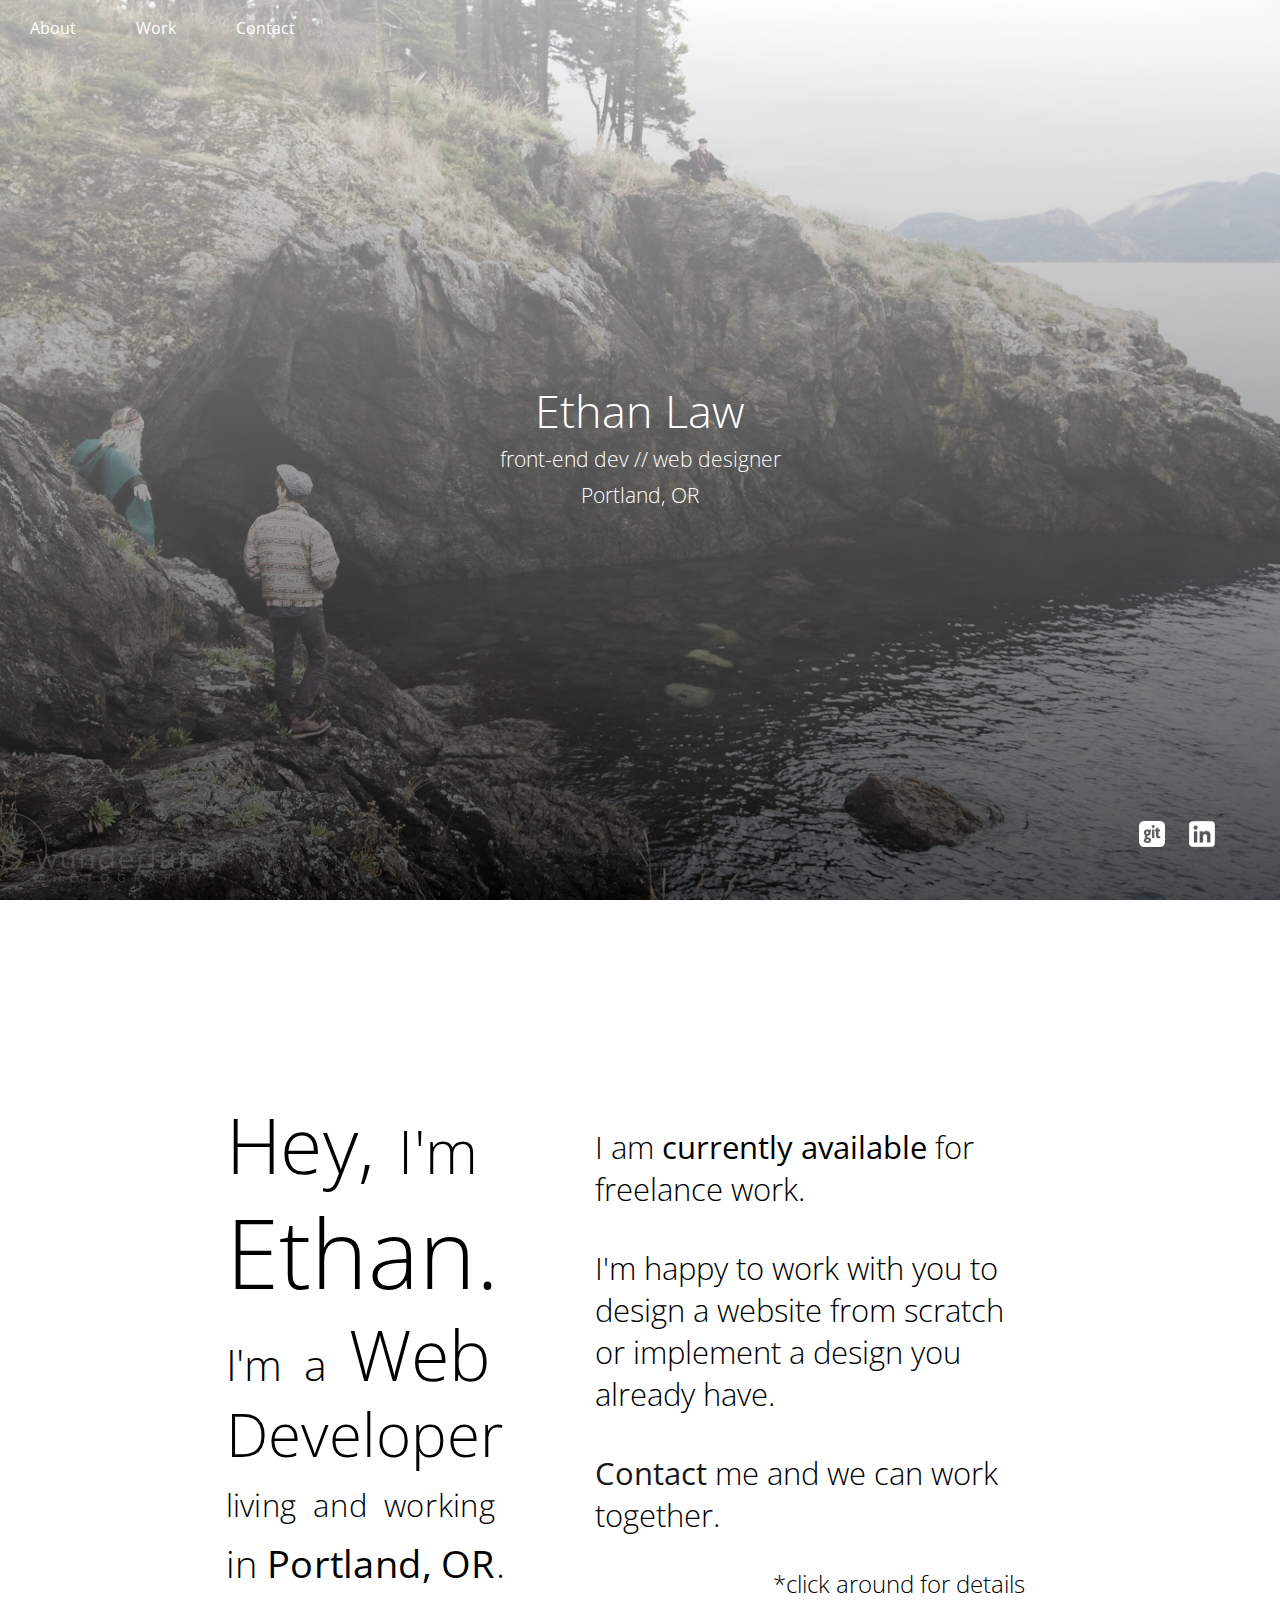
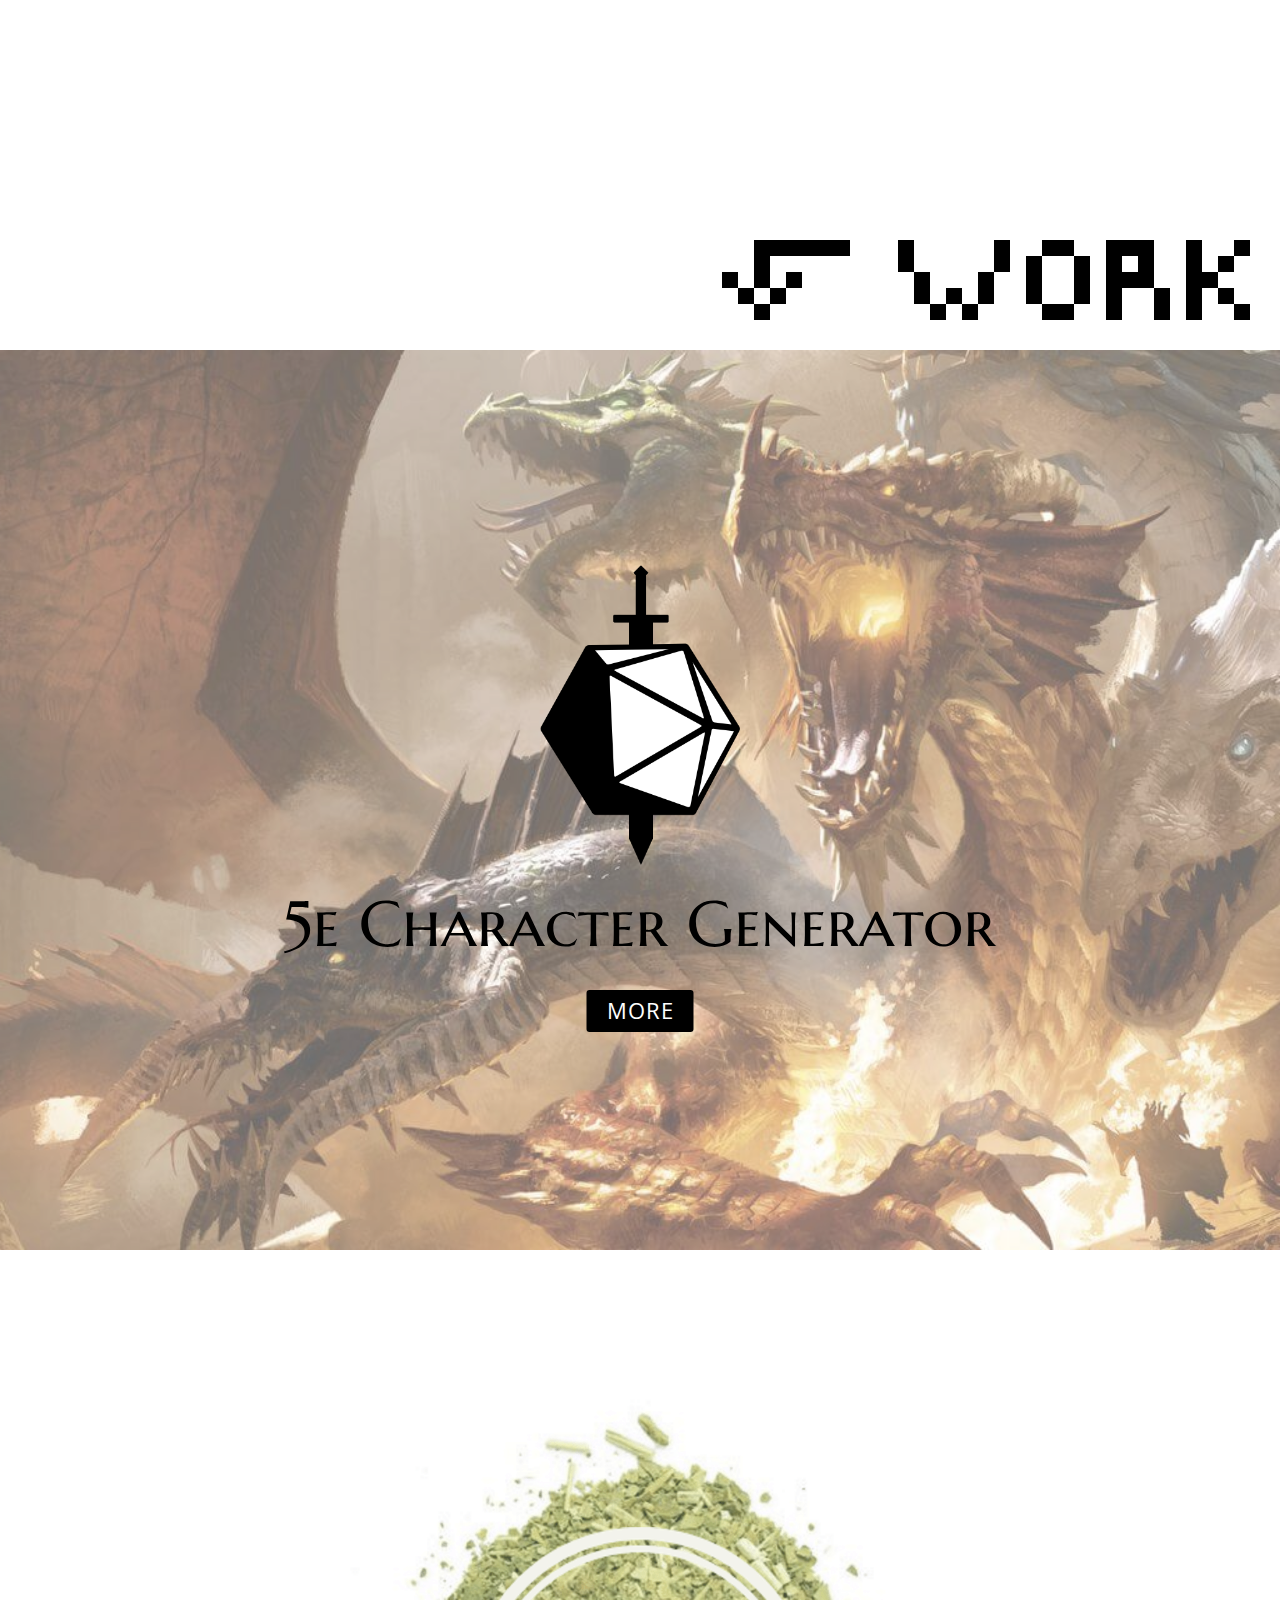
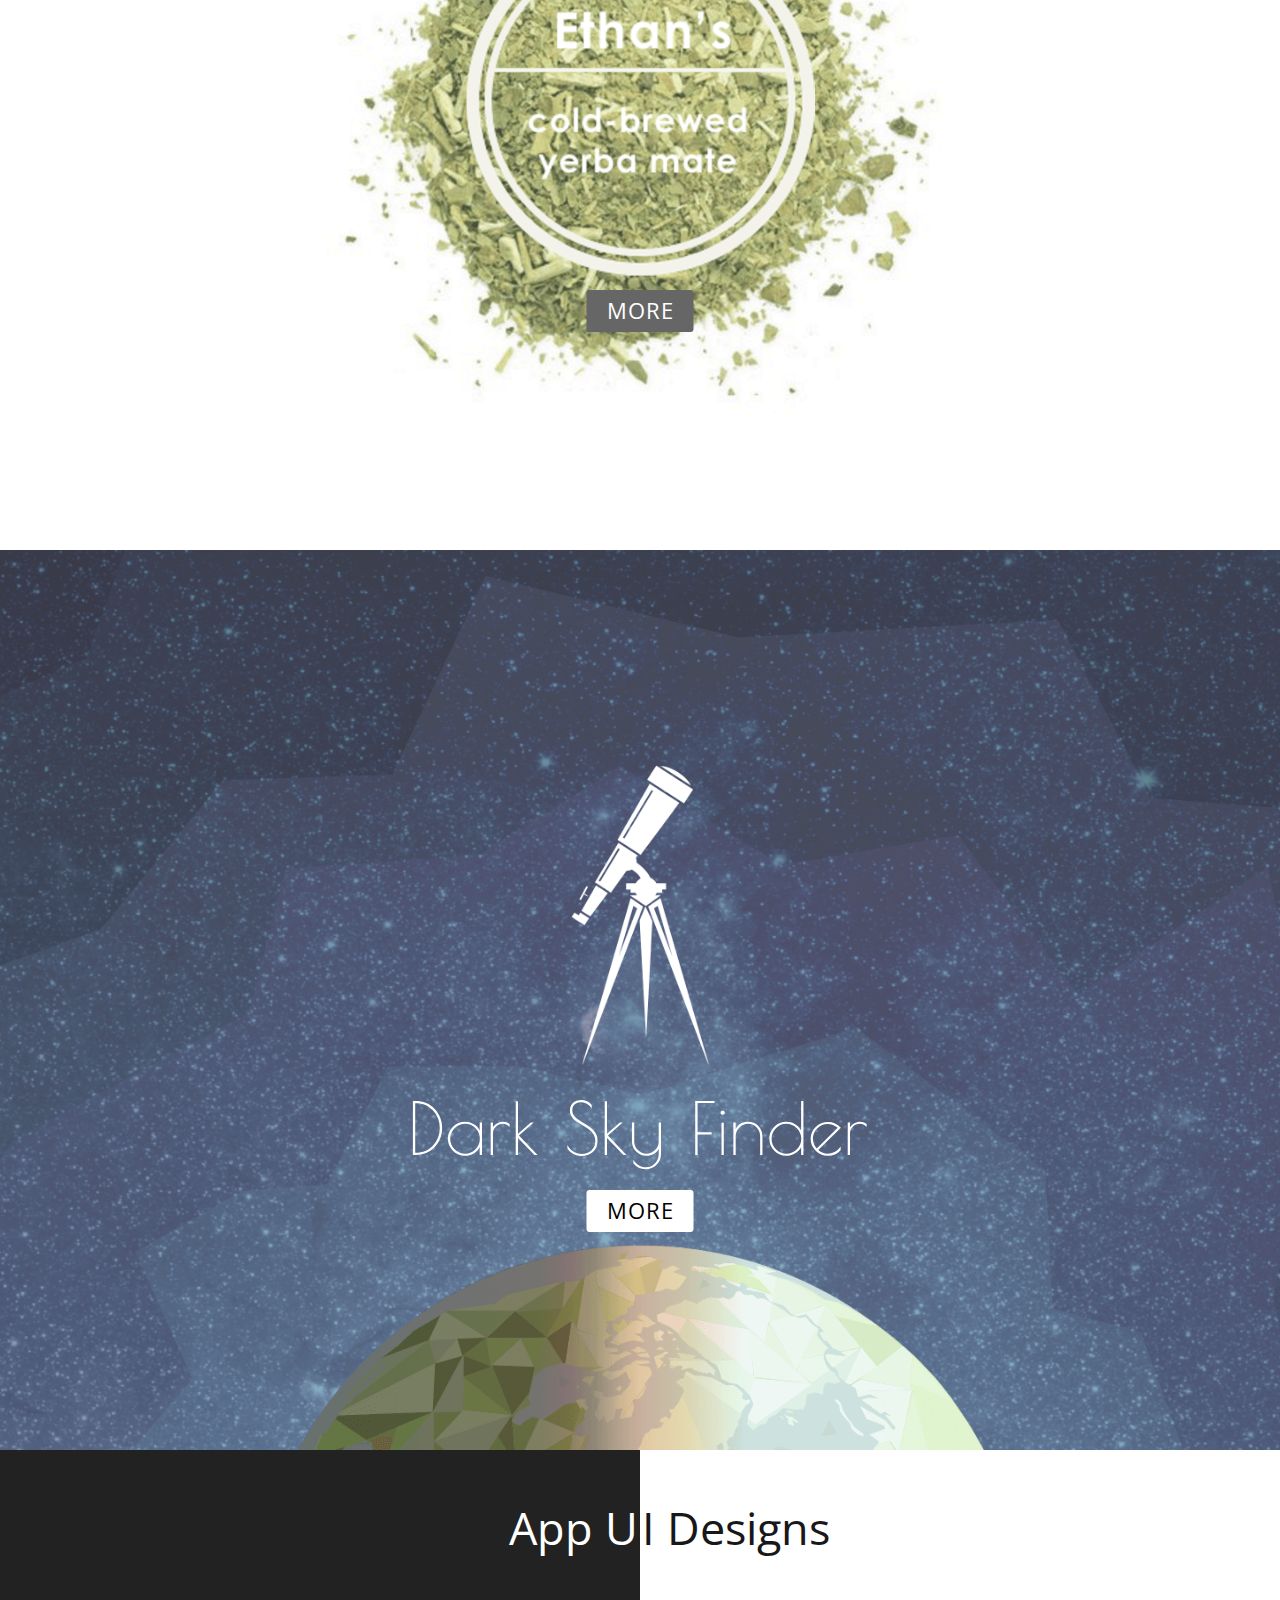
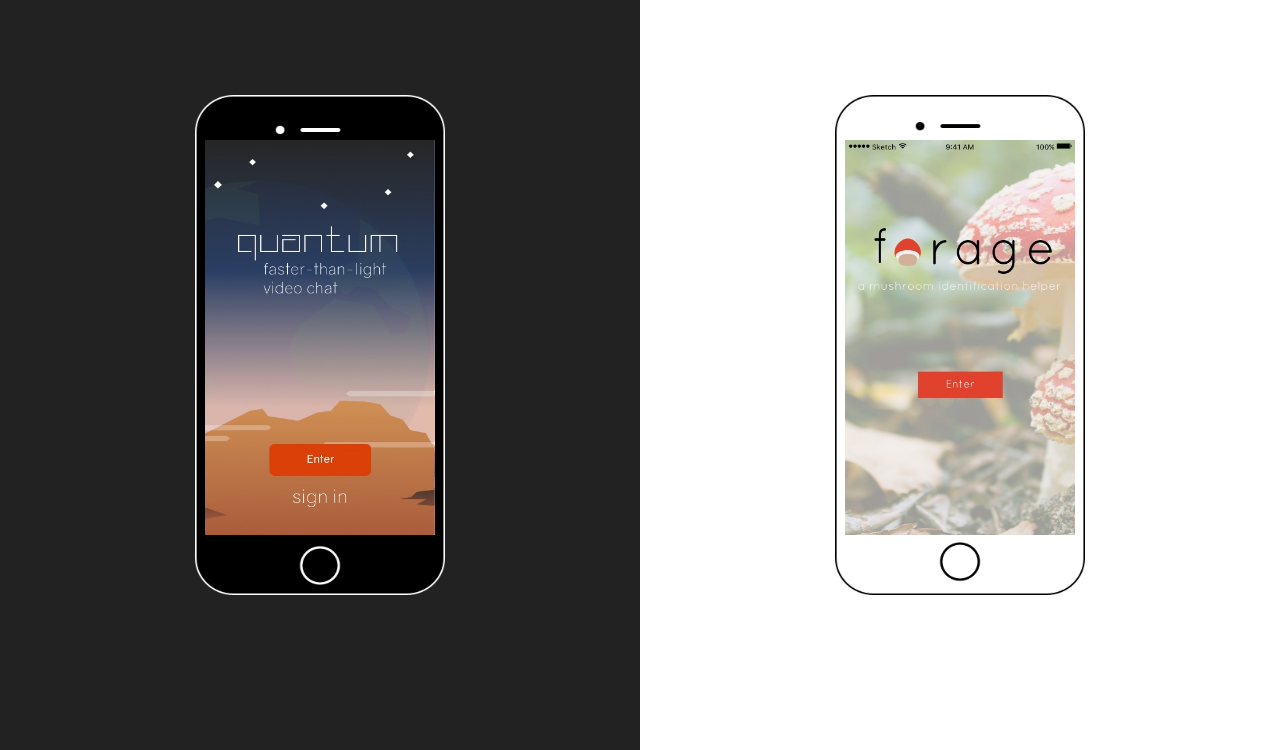
<file: index.html>
<!DOCTYPE html>
<html>
  <head>
    <meta charset="utf-8">
    <meta name="viewport" content="width=device-width, initial-scale=1, maximum-scale=1">
    <link href="https://fonts.googleapis.com/css?family=Open+Sans:300,400,600" rel="stylesheet">
    <link rel="stylesheet" type="text/css" href="/css/main.css">
    <script src="js/jquery-3.1.1.min.js"></script>
    <script src="js/scripts.js"></script>
    <link rel="shortcut icon" type="image/x-icon" href="img/favicon.ico" sizes="16x16">
    <title>Ethan Law | Web Design &amp; Development</title>
  </head>
  <body>
    <div class="container" id="page">
      <div class="loading">

      </div>
      <div class="static-elements">
        <h6>Ethan Law</h6>
      </div>
      <div class="landing">
        <div class="nav">
          <ul>
            <li id="about"><a class="scroll" href="#about-section">About</a></li>
            <li id="work"><a class="scroll" href="#work-section">Work</a></li>
            <li id="contact"><a class="scroll" href="#page">Contact</a></li>
          </ul>
        </div>
        <div class="title">
          <h1>Ethan Law</h1>
          <div class="title-detail">
            <h3>front-end dev // web designer</h3>
            <h3>Portland, OR</h3>
          </div>
          <div class="contact">
            <h3><a href="mailto:ejlaw01@gmail.com">ejlaw01@gmail.com</a></h3>
            <h3>&nbsp;</h3>
          </div>
        </div>
        <div class="social">
          <a href="https://github.com/ejlaw01">
            <img src="img/github-icon-light.png" alt="github profile">
          </a>
          <a href="https://www.linkedin.com/in/ethan-law">
            <img src="img/linkedin-icon-light.png" alt="linkedin profile">
          </a>
        </div>
        <div class="down-arrow">
          <a class="arrow-scroll expand scroll" href="#about-section">
            <img src="img/arrow.png" alt="scroll down">
          </a>
        </div>
      </div>
      <div class="about-wrapper" id="about-section">
        <div class="about">
          <div class="about-left">
            <div>
              <h3 id="hey-im-ethan">
                <span class="font-lg">Hey,&nbsp;</span>
                <span class="font-med">I'm</span><br>
                <span class="font-xl">Ethan.</span>
              </h3>
            </div>
            <h3 id="web-developer">
              <span class="font-sm">I'm &nbsp;a</span>
              <span class="font-med"><span id="web">&nbsp;Web</span><br>Developer</span>
            </h3>
            <h3 id="portland-or">
              <span class="font-xs">living&nbsp; and&nbsp; working</span><br><span class="font-sm" id="pdx">in <span class="bold">Portland, OR</span>.</span>
            </h3>
          </div>
          <div class="about-right">
            <div class="initial-text">
              <h4>
                I am <span class="bold">currently available</span> for freelance work.
              </h4>
              <h4>
                I'm happy to work with you to design a website from scratch or implement a design you already have.
              </h4>
              <h4>
                <a class="bold" href="mailto:ejlaw01@gmail.com">
                  Contact
                </a>
                me and we can work together.
              </h4>
              <h5>*click around for details</h5>
            </div>
            <div class="about-detail" id="ethan-detail">
              <img src="img/me-pie-chart.png" alt="50% optimism, 40% code skills, 10% pizza">
            </div>
            <div class="about-detail" id="dev-detail">
              <img src="img/dev-function.png" alt="web dev function">
            </div>
          </div>
        </div>
        <div class="pdx-rider">
          <img src="img/pdx-rider.png" alt="naked bike rider">
        </div>
      </div>
      <div class="work-header">
        <a href="#work-section" class="scroll">
          <img src="img/work-below.png" alt="work below">
        </a>
      </div>
      <div id="work-section">
        <div class="project-wrapper light" id="character-generator">
          <div class="project-title" id="character-generator-title">
            <img src="img/5e-cg-logo.png" alt="d20">
            <svg width="714px" height="54px" viewBox="96 1066 714 54" version="1.1" xmlns="http://www.w3.org/2000/svg" xmlns:xlink="http://www.w3.org/1999/xlink">
                <!-- Generator: Sketch 42 (36781) - http://www.bohemiancoding.com/sketch -->
                <desc>Created with Sketch.</desc>
                <defs></defs>
                <path d="M96.96875,1117.4375 C99.968765,1116.6875 102.723946,1115.75001 105.234375,1114.625 C107.744804,1113.49999 109.916657,1112.17188 111.75,1110.64062 C113.583343,1109.10937 115.010412,1107.36459 116.03125,1105.40625 C117.052088,1103.44791 117.5625,1101.27085 117.5625,1098.875 C117.5625,1096.49999 117.083338,1094.47917 116.125,1092.8125 C115.166662,1091.14583 113.859383,1089.78126 112.203125,1088.71875 C110.546867,1087.65624 108.59897,1086.875 106.359375,1086.375 C104.11978,1085.875 101.729179,1085.60417 99.1875,1085.5625 L103.21875,1067.1875 L109.1875,1067.1875 C110.958342,1067.1875 112.505202,1067.18229 113.828125,1067.17188 C115.151048,1067.16146 116.291662,1067.15104 117.25,1067.14062 C118.208338,1067.13021 119.010413,1067.11458 119.65625,1067.09375 C120.302087,1067.07292 120.843748,1067.04167 121.28125,1067 L121.40625,1067 L121.40625,1073.78125 L121.28125,1073.78125 C120.843748,1073.65625 120.302087,1073.54167 119.65625,1073.4375 C119.010413,1073.33333 118.208338,1073.23958 117.25,1073.15625 C116.291662,1073.07292 115.151048,1073.01042 113.828125,1072.96875 C112.505202,1072.92708 110.958342,1072.90625 109.1875,1072.90625 L104.5625,1072.90625 L102.90625,1079.9375 C104.593758,1079.97917 106.260408,1080.14062 107.90625,1080.42188 C109.552092,1080.70313 111.124993,1081.13021 112.625,1081.70312 C114.125007,1082.27604 115.515619,1082.99479 116.796875,1083.85938 C118.078131,1084.72396 119.187495,1085.74479 120.125,1086.92188 C121.062505,1088.09896 121.796872,1089.4427 122.328125,1090.95312 C122.859378,1092.46355 123.125,1094.14582 123.125,1096 C123.125,1098.39585 122.76042,1100.56249 122.03125,1102.5 C121.30208,1104.43751 120.312506,1106.18749 119.0625,1107.75 C117.812494,1109.31251 116.354175,1110.69791 114.6875,1111.90625 C113.020825,1113.11459 111.244801,1114.17708 109.359375,1115.09375 C107.473949,1116.01042 105.53126,1116.80208 103.53125,1117.46875 C101.53124,1118.13542 99.5729262,1118.69791 97.65625,1119.15625 L96.96875,1117.4375 Z M129.90625,1078.40625 C131.947927,1078.40625 134.041656,1078.40104 136.1875,1078.39062 C138.333344,1078.38021 140.322907,1078.35938 142.15625,1078.32812 C143.989593,1078.29687 145.567702,1078.26042 146.890625,1078.21875 C148.213548,1078.17708 149.083331,1078.11458 149.5,1078.03125 L148.28125,1081.40625 C147.718747,1081.26042 147.083337,1081.125 146.375,1081 C145.749997,1080.89583 144.994796,1080.79688 144.109375,1080.70312 C143.223954,1080.60937 142.197923,1080.5625 141.03125,1080.5625 C140.614581,1080.5625 140.135419,1080.57812 139.59375,1080.60938 C139.052081,1080.64063 138.531252,1080.67708 138.03125,1080.71875 C137.447914,1080.76042 136.85417,1080.80208 136.25,1080.84375 L136.25,1093.1875 C137.937508,1093.16667 139.458327,1093.125 140.8125,1093.0625 C142.166673,1093 143.322912,1092.91667 144.28125,1092.8125 C145.406256,1092.72917 146.395829,1092.61458 147.25,1092.46875 L146.5,1096.1875 C145.354161,1096.04167 144.197923,1095.91667 143.03125,1095.8125 C142.031245,1095.70833 140.927089,1095.61979 139.71875,1095.54688 C138.510411,1095.47396 137.354172,1095.4375 136.25,1095.4375 L136.25,1109.625 C138.18751,1109.625 139.968742,1109.54688 141.59375,1109.39062 C143.218758,1109.23437 144.635411,1109.0625 145.84375,1108.875 C147.260424,1108.64583 148.541661,1108.38542 149.6875,1108.09375 L148.96875,1112.1875 C148.656248,1112.16667 148.151045,1112.14063 147.453125,1112.10938 C146.755205,1112.07812 146.026045,1112.05729 145.265625,1112.04688 C144.505205,1112.03646 143.79167,1112.02604 143.125,1112.01562 C142.45833,1112.00521 142.000001,1112 141.75,1112 L129.90625,1112 L129.90625,1111.875 C130.052084,1111.4375 130.182291,1110.875 130.296875,1110.1875 C130.411459,1109.5 130.505208,1108.65105 130.578125,1107.64062 C130.651042,1106.6302 130.708333,1105.42709 130.75,1104.03125 C130.791667,1102.63541 130.8125,1101.00001 130.8125,1099.125 L130.8125,1091.25 C130.8125,1089.37499 130.791667,1087.7448 130.75,1086.35938 C130.708333,1084.97395 130.651042,1083.77605 130.578125,1082.76562 C130.505208,1081.7552 130.411459,1080.90625 130.296875,1080.21875 C130.182291,1079.53125 130.052084,1078.96875 129.90625,1078.53125 L129.90625,1078.40625 Z M212.46875,1074.0625 L212.1875,1074.1875 C210.562492,1072.68749 208.609386,1071.48959 206.328125,1070.59375 C204.046864,1069.69791 201.54168,1069.25 198.8125,1069.25 C196.187487,1069.25 193.781261,1069.66145 191.59375,1070.48438 C189.406239,1071.3073 187.52605,1072.49999 185.953125,1074.0625 C184.3802,1075.62501 183.156254,1077.54166 182.28125,1079.8125 C181.406246,1082.08334 180.96875,1084.66665 180.96875,1087.5625 C180.96875,1090.75002 181.385413,1093.72394 182.21875,1096.48438 C183.052087,1099.24481 184.291658,1101.63541 185.9375,1103.65625 C187.583342,1105.67709 189.640613,1107.26562 192.109375,1108.42188 C194.578137,1109.57813 197.458317,1110.15625 200.75,1110.15625 C201.937506,1110.15625 203.124994,1110.03125 204.3125,1109.78125 C205.500006,1109.53125 206.64062,1109.16146 207.734375,1108.67188 C208.82813,1108.18229 209.85937,1107.58855 210.828125,1106.89062 C211.79688,1106.1927 212.677079,1105.39584 213.46875,1104.5 L213.8125,1104.71875 L211.3125,1111.09375 C209.749992,1111.69792 208.026051,1112.16146 206.140625,1112.48438 C204.255199,1112.80729 202.354176,1112.96875 200.4375,1112.96875 C196.583314,1112.96875 193.057308,1112.41146 189.859375,1111.29688 C186.661442,1110.18229 183.91147,1108.60418 181.609375,1106.5625 C179.30728,1104.52082 177.515631,1102.06772 176.234375,1099.20312 C174.953119,1096.33853 174.3125,1093.15627 174.3125,1089.65625 C174.3125,1087.67707 174.567706,1085.72918 175.078125,1083.8125 C175.588544,1081.89582 176.333328,1080.07293 177.3125,1078.34375 C178.291672,1076.61457 179.499993,1075.02605 180.9375,1073.57812 C182.375007,1072.1302 184.015616,1070.87501 185.859375,1069.8125 C187.703134,1068.74999 189.734364,1067.92188 191.953125,1067.32812 C194.171886,1066.73437 196.572904,1066.4375 199.15625,1066.4375 C203.177103,1066.4375 206.906233,1067.05208 210.34375,1068.28125 L212.46875,1074.0625 Z M243.40625,1095.9375 C242.760413,1095.9375 241.958338,1095.93229 241,1095.92188 C240.041662,1095.91146 239.000006,1095.89583 237.875,1095.875 C236.749994,1095.85417 235.583339,1095.83854 234.375,1095.82812 C233.166661,1095.81771 232.000006,1095.8125 230.875,1095.8125 C229.812495,1095.8125 228.817713,1095.82292 227.890625,1095.84375 C226.963537,1095.86458 226.16667,1095.89583 225.5,1095.9375 L225.5,1099.125 C225.5,1101.00001 225.520833,1102.63541 225.5625,1104.03125 C225.604167,1105.42709 225.661458,1106.6302 225.734375,1107.64062 C225.807292,1108.65105 225.895833,1109.5 226,1110.1875 C226.104167,1110.875 226.229166,1111.4375 226.375,1111.875 L226.375,1112 L219.15625,1112 L219.15625,1111.875 C219.302084,1111.4375 219.432291,1110.875 219.546875,1110.1875 C219.661459,1109.5 219.755208,1108.65105 219.828125,1107.64062 C219.901042,1106.6302 219.958333,1105.42709 220,1104.03125 C220.041667,1102.63541 220.0625,1101.00001 220.0625,1099.125 L220.0625,1091.25 C220.0625,1089.37499 220.041667,1087.7448 220,1086.35938 C219.958333,1084.97395 219.901042,1083.77605 219.828125,1082.76562 C219.755208,1081.7552 219.661459,1080.90625 219.546875,1080.21875 C219.432291,1079.53125 219.302084,1078.96875 219.15625,1078.53125 L219.15625,1078.40625 L226.375,1078.40625 L226.375,1078.53125 C226.229166,1078.96875 226.104167,1079.53125 226,1080.21875 C225.895833,1080.90625 225.807292,1081.7552 225.734375,1082.76562 C225.661458,1083.77605 225.604167,1084.97395 225.5625,1086.35938 C225.520833,1087.7448 225.5,1089.37499 225.5,1091.25 L225.5,1093.375 L230.09375,1093.375 C231.239589,1093.375 232.44791,1093.36979 233.71875,1093.35938 C234.98959,1093.34896 236.218744,1093.33854 237.40625,1093.32812 C238.593756,1093.31771 239.708328,1093.30208 240.75,1093.28125 C241.791672,1093.26042 242.67708,1093.22917 243.40625,1093.1875 L243.40625,1091.25 C243.40625,1089.37499 243.385417,1087.7448 243.34375,1086.35938 C243.302083,1084.97395 243.244792,1083.77605 243.171875,1082.76562 C243.098958,1081.7552 243.010417,1080.90625 242.90625,1080.21875 C242.802083,1079.53125 242.677084,1078.96875 242.53125,1078.53125 L242.53125,1078.40625 L249.75,1078.40625 L249.75,1078.53125 C249.604166,1078.96875 249.473959,1079.53125 249.359375,1080.21875 C249.244791,1080.90625 249.151042,1081.7552 249.078125,1082.76562 C249.005208,1083.77605 248.947917,1084.97395 248.90625,1086.35938 C248.864583,1087.7448 248.84375,1089.37499 248.84375,1091.25 L248.84375,1099.125 C248.84375,1101.00001 248.864583,1102.63541 248.90625,1104.03125 C248.947917,1105.42709 249.005208,1106.6302 249.078125,1107.64062 C249.151042,1108.65105 249.244791,1109.5 249.359375,1110.1875 C249.473959,1110.875 249.604166,1111.4375 249.75,1111.875 L249.75,1112 L242.53125,1112 L242.53125,1111.875 C242.677084,1111.4375 242.802083,1110.875 242.90625,1110.1875 C243.010417,1109.5 243.098958,1108.65105 243.171875,1107.64062 C243.244792,1106.6302 243.302083,1105.42709 243.34375,1104.03125 C243.385417,1102.63541 243.40625,1101.00001 243.40625,1099.125 L243.40625,1095.9375 Z M278.34375,1101.4375 L270.375,1101.4375 C269.312495,1101.4375 268.302088,1101.44271 267.34375,1101.45312 C266.385412,1101.46354 265.510421,1101.47396 264.71875,1101.48438 C263.927079,1101.49479 263.312502,1101.5 262.875,1101.5 L261.71875,1103.9375 C261.218748,1104.93751 260.791668,1105.80729 260.4375,1106.54688 C260.083332,1107.28646 259.791668,1107.9375 259.5625,1108.5 C259.333332,1109.0625 259.166667,1109.54687 259.0625,1109.95312 C258.958333,1110.35938 258.90625,1110.73958 258.90625,1111.09375 C258.90625,1111.32292 258.916667,1111.49479 258.9375,1111.60938 C258.958333,1111.72396 258.989583,1111.8125 259.03125,1111.875 L259.03125,1112 L253.53125,1112 L253.53125,1111.875 C253.677084,1111.72917 253.906248,1111.41146 254.21875,1110.92188 C254.531252,1110.43229 254.890623,1109.83334 255.296875,1109.125 C255.703127,1108.41666 256.140623,1107.61459 256.609375,1106.71875 C257.078127,1105.82291 257.541664,1104.89584 258,1103.9375 L270.75,1077.625 L273.09375,1077.625 L285.59375,1103.9375 C286.072919,1104.93751 286.557289,1105.89583 287.046875,1106.8125 C287.536461,1107.72917 287.989581,1108.54687 288.40625,1109.26562 C288.822919,1109.98438 289.187498,1110.57812 289.5,1111.04688 C289.812502,1111.51563 290.020833,1111.79167 290.125,1111.875 L290.125,1112 L282.125,1112 C282.166667,1111.83333 282.1875,1111.68229 282.1875,1111.54688 L282.1875,1111.09375 C282.1875,1110.63541 282.088543,1110.08334 281.890625,1109.4375 C281.692707,1108.79166 281.453126,1108.13021 281.171875,1107.45312 C280.890624,1106.77604 280.59896,1106.125 280.296875,1105.5 C279.99479,1104.875 279.750001,1104.35417 279.5625,1103.9375 L278.34375,1101.4375 Z M264.09375,1099 L266,1099 C266.875004,1099 267.807287,1098.99479 268.796875,1098.98438 C269.786463,1098.97396 270.781245,1098.96875 271.78125,1098.96875 C272.781255,1098.96875 273.749995,1098.96354 274.6875,1098.95312 C275.625005,1098.94271 276.468746,1098.9375 277.21875,1098.9375 L270.75,1085.125 L264.09375,1099 Z M300.25,1095.6875 C300.666669,1095.75 301.08854,1095.79687 301.515625,1095.82812 C301.94271,1095.85938 302.354165,1095.875 302.75,1095.875 C305.35418,1095.875 307.328118,1095.17709 308.671875,1093.78125 C310.015632,1092.38541 310.6875,1090.29168 310.6875,1087.5 C310.6875,1085.20832 310.151047,1083.39584 309.078125,1082.0625 C308.005203,1080.72916 306.427094,1080.0625 304.34375,1080.0625 C303.67708,1080.0625 303.088544,1080.08854 302.578125,1080.14062 C302.067706,1080.19271 301.635418,1080.25 301.28125,1080.3125 C300.885415,1080.39583 300.541668,1080.47917 300.25,1080.5625 L300.25,1095.6875 Z M305.03125,1097.71875 C304.614581,1097.78125 304.203127,1097.81771 303.796875,1097.82812 C303.390623,1097.83854 302.979169,1097.84375 302.5625,1097.84375 C302.229165,1097.84375 301.864585,1097.83333 301.46875,1097.8125 C301.072915,1097.79167 300.666669,1097.76042 300.25,1097.71875 L300.25,1099.25 C300.25,1101.10418 300.270833,1102.72395 300.3125,1104.10938 C300.354167,1105.4948 300.411458,1106.68749 300.484375,1107.6875 C300.557292,1108.68751 300.645833,1109.52604 300.75,1110.20312 C300.854167,1110.88021 300.979166,1111.4375 301.125,1111.875 L301.125,1112 L293.90625,1112 L293.90625,1111.875 C294.052084,1111.4375 294.182291,1110.875 294.296875,1110.1875 C294.411459,1109.5 294.505208,1108.65105 294.578125,1107.64062 C294.651042,1106.6302 294.708333,1105.42709 294.75,1104.03125 C294.791667,1102.63541 294.8125,1101.00001 294.8125,1099.125 L294.8125,1091.25 C294.8125,1089.37499 294.791667,1087.7448 294.75,1086.35938 C294.708333,1084.97395 294.651042,1083.77605 294.578125,1082.76562 C294.505208,1081.7552 294.411459,1080.90625 294.296875,1080.21875 C294.182291,1079.53125 294.052084,1078.96875 293.90625,1078.53125 L293.90625,1078.40625 C294.239585,1078.42708 294.593748,1078.44792 294.96875,1078.46875 C295.281252,1078.48958 295.630206,1078.50521 296.015625,1078.51562 C296.401044,1078.52604 296.791665,1078.53125 297.1875,1078.53125 C297.85417,1078.53125 298.843743,1078.46875 300.15625,1078.34375 C301.468757,1078.21875 303.010408,1078.15625 304.78125,1078.15625 C306.572926,1078.15625 308.203118,1078.375 309.671875,1078.8125 C311.140632,1079.25 312.401036,1079.875 313.453125,1080.6875 C314.505214,1081.5 315.317705,1082.48958 315.890625,1083.65625 C316.463545,1084.82292 316.75,1086.12499 316.75,1087.5625 C316.75,1088.68751 316.593752,1089.71354 316.28125,1090.64062 C315.968748,1091.56771 315.531253,1092.40104 314.96875,1093.14062 C314.406247,1093.88021 313.739587,1094.53125 312.96875,1095.09375 C312.197913,1095.65625 311.343755,1096.14583 310.40625,1096.5625 L316.9375,1105.78125 C317.500003,1106.53125 318.067705,1107.25 318.640625,1107.9375 C319.213545,1108.625 319.760414,1109.23958 320.28125,1109.78125 C320.802086,1110.32292 321.291664,1110.77604 321.75,1111.14062 C322.208336,1111.50521 322.593748,1111.75 322.90625,1111.875 L322.90625,1112 L314.71875,1112 C314.71875,1111.8125 314.588543,1111.48438 314.328125,1111.01562 C314.067707,1110.54687 313.765627,1110.05729 313.421875,1109.54688 C313.078123,1109.03646 312.734377,1108.54167 312.390625,1108.0625 C312.046873,1107.58333 311.791668,1107.22917 311.625,1107 L305.03125,1097.71875 Z M346.25,1101.4375 L338.28125,1101.4375 C337.218745,1101.4375 336.208338,1101.44271 335.25,1101.45312 C334.291662,1101.46354 333.416671,1101.47396 332.625,1101.48438 C331.833329,1101.49479 331.218752,1101.5 330.78125,1101.5 L329.625,1103.9375 C329.124998,1104.93751 328.697918,1105.80729 328.34375,1106.54688 C327.989582,1107.28646 327.697918,1107.9375 327.46875,1108.5 C327.239582,1109.0625 327.072917,1109.54687 326.96875,1109.95312 C326.864583,1110.35938 326.8125,1110.73958 326.8125,1111.09375 C326.8125,1111.32292 326.822917,1111.49479 326.84375,1111.60938 C326.864583,1111.72396 326.895833,1111.8125 326.9375,1111.875 L326.9375,1112 L321.4375,1112 L321.4375,1111.875 C321.583334,1111.72917 321.812498,1111.41146 322.125,1110.92188 C322.437502,1110.43229 322.796873,1109.83334 323.203125,1109.125 C323.609377,1108.41666 324.046873,1107.61459 324.515625,1106.71875 C324.984377,1105.82291 325.447914,1104.89584 325.90625,1103.9375 L338.65625,1077.625 L341,1077.625 L353.5,1103.9375 C353.979169,1104.93751 354.463539,1105.89583 354.953125,1106.8125 C355.442711,1107.72917 355.895831,1108.54687 356.3125,1109.26562 C356.729169,1109.98438 357.093748,1110.57812 357.40625,1111.04688 C357.718752,1111.51563 357.927083,1111.79167 358.03125,1111.875 L358.03125,1112 L350.03125,1112 C350.072917,1111.83333 350.09375,1111.68229 350.09375,1111.54688 L350.09375,1111.09375 C350.09375,1110.63541 349.994793,1110.08334 349.796875,1109.4375 C349.598957,1108.79166 349.359376,1108.13021 349.078125,1107.45312 C348.796874,1106.77604 348.50521,1106.125 348.203125,1105.5 C347.90104,1104.875 347.656251,1104.35417 347.46875,1103.9375 L346.25,1101.4375 Z M332,1099 L333.90625,1099 C334.781254,1099 335.713537,1098.99479 336.703125,1098.98438 C337.692713,1098.97396 338.687495,1098.96875 339.6875,1098.96875 C340.687505,1098.96875 341.656245,1098.96354 342.59375,1098.95312 C343.531255,1098.94271 344.374996,1098.9375 345.125,1098.9375 L338.65625,1085.125 L332,1099 Z M390.03125,1105.03125 L387.59375,1110.84375 C386.98958,1111.11458 386.307295,1111.35937 385.546875,1111.57812 C384.786455,1111.79688 384.000004,1111.97917 383.1875,1112.125 C382.374996,1112.27083 381.546879,1112.38021 380.703125,1112.45312 C379.859371,1112.52604 379.062504,1112.5625 378.3125,1112.5625 C375.687487,1112.5625 373.25522,1112.17709 371.015625,1111.40625 C368.77603,1110.63541 366.843758,1109.50522 365.21875,1108.01562 C363.593742,1106.52603 362.322921,1104.69793 361.40625,1102.53125 C360.489579,1100.36457 360.03125,1097.88543 360.03125,1095.09375 C360.03125,1092.6354 360.510412,1090.35418 361.46875,1088.25 C362.427088,1086.14582 363.749992,1084.31772 365.4375,1082.76562 C367.125008,1081.21353 369.11978,1080 371.421875,1079.125 C373.72397,1078.25 376.218737,1077.8125 378.90625,1077.8125 C379.51042,1077.8125 380.151038,1077.83854 380.828125,1077.89062 C381.505212,1077.94271 382.17708,1078.02083 382.84375,1078.125 C383.51042,1078.22917 384.156247,1078.34896 384.78125,1078.48438 C385.406253,1078.61979 385.989581,1078.76042 386.53125,1078.90625 L388.875,1084.53125 L388.5,1084.75 C387.937497,1084.0625 387.265629,1083.42709 386.484375,1082.84375 C385.703121,1082.26041 384.848963,1081.76563 383.921875,1081.35938 C382.994787,1080.95312 382.020838,1080.63542 381,1080.40625 C379.979162,1080.17708 378.937505,1080.0625 377.875,1080.0625 C376.145825,1080.0625 374.567715,1080.36458 373.140625,1080.96875 C371.713535,1081.57292 370.494797,1082.45312 369.484375,1083.60938 C368.473953,1084.76563 367.687503,1086.17708 367.125,1087.84375 C366.562497,1089.51042 366.28125,1091.39582 366.28125,1093.5 C366.28125,1095.87501 366.552081,1098.08853 367.09375,1100.14062 C367.635419,1102.19272 368.447911,1103.97395 369.53125,1105.48438 C370.614589,1106.9948 371.968742,1108.18229 373.59375,1109.04688 C375.218758,1109.91146 377.114573,1110.34375 379.28125,1110.34375 C380.322922,1110.34375 381.348953,1110.21354 382.359375,1109.95312 C383.369797,1109.69271 384.32812,1109.32292 385.234375,1108.84375 C386.14063,1108.36458 386.968746,1107.78646 387.71875,1107.10938 C388.468754,1106.43229 389.114581,1105.67709 389.65625,1104.84375 L390.03125,1105.03125 Z M403.6875,1080.71875 C401.791657,1080.71875 400.067716,1080.80208 398.515625,1080.96875 C396.963534,1081.13542 395.625006,1081.3125 394.5,1081.5 C393.208327,1081.72917 392.041672,1081.97917 391,1082.25 L391.625,1078.21875 C391.937502,1078.26042 392.447913,1078.29167 393.15625,1078.3125 C393.864587,1078.33333 394.609371,1078.34896 395.390625,1078.35938 C396.171879,1078.36979 396.911455,1078.38021 397.609375,1078.39062 C398.307295,1078.40104 398.791665,1078.40625 399.0625,1078.40625 L413.84375,1078.40625 C414.093751,1078.40625 414.557288,1078.40104 415.234375,1078.39062 C415.911462,1078.38021 416.635413,1078.36979 417.40625,1078.35938 C418.177087,1078.34896 418.916663,1078.33333 419.625,1078.3125 C420.333337,1078.29167 420.843748,1078.26042 421.15625,1078.21875 L421.78125,1082.25 C420.781245,1081.97917 419.635423,1081.72917 418.34375,1081.5 C417.239578,1081.3125 415.911466,1081.13542 414.359375,1080.96875 C412.807284,1080.80208 411.06251,1080.71875 409.125,1080.71875 L409.125,1099.125 C409.125,1101.00001 409.145833,1102.63541 409.1875,1104.03125 C409.229167,1105.42709 409.286458,1106.6302 409.359375,1107.64062 C409.432292,1108.65105 409.520833,1109.5 409.625,1110.1875 C409.729167,1110.875 409.854166,1111.4375 410,1111.875 L410,1112 L402.78125,1112 L402.78125,1111.875 C402.927084,1111.4375 403.052083,1110.875 403.15625,1110.1875 C403.260417,1109.5 403.354166,1108.65105 403.4375,1107.64062 C403.520834,1106.6302 403.583333,1105.42709 403.625,1104.03125 C403.666667,1102.63541 403.6875,1101.00001 403.6875,1099.125 L403.6875,1080.71875 Z M425.875,1078.40625 C427.916677,1078.40625 430.010406,1078.40104 432.15625,1078.39062 C434.302094,1078.38021 436.291657,1078.35938 438.125,1078.32812 C439.958342,1078.29687 441.536452,1078.26042 442.859375,1078.21875 C444.182298,1078.17708 445.052081,1078.11458 445.46875,1078.03125 L444.25,1081.40625 C443.687497,1081.26042 443.052087,1081.125 442.34375,1081 C441.718747,1080.89583 440.963546,1080.79688 440.078125,1080.70312 C439.192704,1080.60937 438.166673,1080.5625 437,1080.5625 C436.583331,1080.5625 436.104169,1080.57812 435.5625,1080.60938 C435.020831,1080.64063 434.500002,1080.67708 434,1080.71875 C433.416664,1080.76042 432.82292,1080.80208 432.21875,1080.84375 L432.21875,1093.1875 C433.906258,1093.16667 435.427077,1093.125 436.78125,1093.0625 C438.135423,1093 439.291662,1092.91667 440.25,1092.8125 C441.375006,1092.72917 442.364579,1092.61458 443.21875,1092.46875 L442.46875,1096.1875 C441.322911,1096.04167 440.166673,1095.91667 439,1095.8125 C437.999995,1095.70833 436.895839,1095.61979 435.6875,1095.54688 C434.479161,1095.47396 433.322922,1095.4375 432.21875,1095.4375 L432.21875,1109.625 C434.15626,1109.625 435.937492,1109.54688 437.5625,1109.39062 C439.187508,1109.23437 440.604161,1109.0625 441.8125,1108.875 C443.229174,1108.64583 444.510411,1108.38542 445.65625,1108.09375 L444.9375,1112.1875 C444.624998,1112.16667 444.119795,1112.14063 443.421875,1112.10938 C442.723955,1112.07812 441.994795,1112.05729 441.234375,1112.04688 C440.473955,1112.03646 439.76042,1112.02604 439.09375,1112.01562 C438.42708,1112.00521 437.968751,1112 437.71875,1112 L425.875,1112 L425.875,1111.875 C426.020834,1111.4375 426.151041,1110.875 426.265625,1110.1875 C426.380209,1109.5 426.473958,1108.65105 426.546875,1107.64062 C426.619792,1106.6302 426.677083,1105.42709 426.71875,1104.03125 C426.760417,1102.63541 426.78125,1101.00001 426.78125,1099.125 L426.78125,1091.25 C426.78125,1089.37499 426.760417,1087.7448 426.71875,1086.35938 C426.677083,1084.97395 426.619792,1083.77605 426.546875,1082.76562 C426.473958,1081.7552 426.380209,1080.90625 426.265625,1080.21875 C426.151041,1079.53125 426.020834,1078.96875 425.875,1078.53125 L425.875,1078.40625 Z M458.96875,1095.6875 C459.385419,1095.75 459.80729,1095.79687 460.234375,1095.82812 C460.66146,1095.85938 461.072915,1095.875 461.46875,1095.875 C464.07293,1095.875 466.046868,1095.17709 467.390625,1093.78125 C468.734382,1092.38541 469.40625,1090.29168 469.40625,1087.5 C469.40625,1085.20832 468.869797,1083.39584 467.796875,1082.0625 C466.723953,1080.72916 465.145844,1080.0625 463.0625,1080.0625 C462.39583,1080.0625 461.807294,1080.08854 461.296875,1080.14062 C460.786456,1080.19271 460.354168,1080.25 460,1080.3125 C459.604165,1080.39583 459.260418,1080.47917 458.96875,1080.5625 L458.96875,1095.6875 Z M463.75,1097.71875 C463.333331,1097.78125 462.921877,1097.81771 462.515625,1097.82812 C462.109373,1097.83854 461.697919,1097.84375 461.28125,1097.84375 C460.947915,1097.84375 460.583335,1097.83333 460.1875,1097.8125 C459.791665,1097.79167 459.385419,1097.76042 458.96875,1097.71875 L458.96875,1099.25 C458.96875,1101.10418 458.989583,1102.72395 459.03125,1104.10938 C459.072917,1105.4948 459.130208,1106.68749 459.203125,1107.6875 C459.276042,1108.68751 459.364583,1109.52604 459.46875,1110.20312 C459.572917,1110.88021 459.697916,1111.4375 459.84375,1111.875 L459.84375,1112 L452.625,1112 L452.625,1111.875 C452.770834,1111.4375 452.901041,1110.875 453.015625,1110.1875 C453.130209,1109.5 453.223958,1108.65105 453.296875,1107.64062 C453.369792,1106.6302 453.427083,1105.42709 453.46875,1104.03125 C453.510417,1102.63541 453.53125,1101.00001 453.53125,1099.125 L453.53125,1091.25 C453.53125,1089.37499 453.510417,1087.7448 453.46875,1086.35938 C453.427083,1084.97395 453.369792,1083.77605 453.296875,1082.76562 C453.223958,1081.7552 453.130209,1080.90625 453.015625,1080.21875 C452.901041,1079.53125 452.770834,1078.96875 452.625,1078.53125 L452.625,1078.40625 C452.958335,1078.42708 453.312498,1078.44792 453.6875,1078.46875 C454.000002,1078.48958 454.348956,1078.50521 454.734375,1078.51562 C455.119794,1078.52604 455.510415,1078.53125 455.90625,1078.53125 C456.57292,1078.53125 457.562493,1078.46875 458.875,1078.34375 C460.187507,1078.21875 461.729158,1078.15625 463.5,1078.15625 C465.291676,1078.15625 466.921868,1078.375 468.390625,1078.8125 C469.859382,1079.25 471.119786,1079.875 472.171875,1080.6875 C473.223964,1081.5 474.036455,1082.48958 474.609375,1083.65625 C475.182295,1084.82292 475.46875,1086.12499 475.46875,1087.5625 C475.46875,1088.68751 475.312502,1089.71354 475,1090.64062 C474.687498,1091.56771 474.250003,1092.40104 473.6875,1093.14062 C473.124997,1093.88021 472.458337,1094.53125 471.6875,1095.09375 C470.916663,1095.65625 470.062505,1096.14583 469.125,1096.5625 L475.65625,1105.78125 C476.218753,1106.53125 476.786455,1107.25 477.359375,1107.9375 C477.932295,1108.625 478.479164,1109.23958 479,1109.78125 C479.520836,1110.32292 480.010414,1110.77604 480.46875,1111.14062 C480.927086,1111.50521 481.312498,1111.75 481.625,1111.875 L481.625,1112 L473.4375,1112 C473.4375,1111.8125 473.307293,1111.48438 473.046875,1111.01562 C472.786457,1110.54687 472.484377,1110.05729 472.140625,1109.54688 C471.796873,1109.03646 471.453127,1108.54167 471.109375,1108.0625 C470.765623,1107.58333 470.510418,1107.22917 470.34375,1107 L463.75,1097.71875 Z M543.5625,1106.75 C543.5625,1106.97917 543.536459,1107.21875 543.484375,1107.46875 C543.432291,1107.71875 543.312501,1107.92708 543.125,1108.09375 C542.187495,1108.80209 541.17188,1109.45312 540.078125,1110.04688 C538.98437,1110.64063 537.80209,1111.15625 536.53125,1111.59375 C535.26041,1112.03125 533.890632,1112.36979 532.421875,1112.60938 C530.953118,1112.84896 529.375008,1112.96875 527.6875,1112.96875 C523.895814,1112.96875 520.437516,1112.41146 517.3125,1111.29688 C514.187484,1110.18229 511.50522,1108.60418 509.265625,1106.5625 C507.02603,1104.52082 505.291673,1102.06772 504.0625,1099.20312 C502.833327,1096.33853 502.21875,1093.15627 502.21875,1089.65625 C502.21875,1087.67707 502.473956,1085.72918 502.984375,1083.8125 C503.494794,1081.89582 504.239578,1080.07293 505.21875,1078.34375 C506.197922,1076.61457 507.406243,1075.02605 508.84375,1073.57812 C510.281257,1072.1302 511.921866,1070.87501 513.765625,1069.8125 C515.609384,1068.74999 517.640614,1067.92188 519.859375,1067.32812 C522.078136,1066.73437 524.479154,1066.4375 527.0625,1066.4375 C528.062505,1066.4375 529.083328,1066.48437 530.125,1066.57812 C531.166672,1066.67188 532.197912,1066.80729 533.21875,1066.98438 C534.239588,1067.16146 535.223954,1067.375 536.171875,1067.625 C537.119796,1067.875 538.020829,1068.15625 538.875,1068.46875 L541,1074.25 L540.75,1074.375 C539.937496,1073.64583 539.000005,1072.96875 537.9375,1072.34375 C536.874995,1071.71875 535.739589,1071.17709 534.53125,1070.71875 C533.322911,1070.26041 532.057298,1069.90104 530.734375,1069.64062 C529.411452,1069.38021 528.072923,1069.25 526.71875,1069.25 C524.093737,1069.25 521.687511,1069.66145 519.5,1070.48438 C517.312489,1071.3073 515.4323,1072.49999 513.859375,1074.0625 C512.28645,1075.62501 511.062504,1077.54166 510.1875,1079.8125 C509.312496,1082.08334 508.875,1084.66665 508.875,1087.5625 C508.875,1090.75002 509.291663,1093.70832 510.125,1096.4375 C510.958338,1099.16668 512.197908,1101.53124 513.84375,1103.53125 C515.489592,1105.53126 517.546863,1107.09895 520.015625,1108.23438 C522.484387,1109.3698 525.364567,1109.9375 528.65625,1109.9375 C530.114591,1109.9375 531.416661,1109.82292 532.5625,1109.59375 C533.708339,1109.36458 534.677079,1109.07813 535.46875,1108.73438 C536.260421,1108.39062 536.859373,1108.01563 537.265625,1107.60938 C537.671877,1107.20312 537.875,1106.83334 537.875,1106.5 L537.875,1105.28125 C537.875,1103.82291 537.854167,1102.56251 537.8125,1101.5 C537.770833,1100.43749 537.708334,1099.51563 537.625,1098.73438 C537.541666,1097.95312 537.447917,1097.28125 537.34375,1096.71875 C537.239583,1096.15625 537.114584,1095.63542 536.96875,1095.15625 L536.96875,1095.03125 L544.46875,1095.03125 L544.46875,1095.15625 C544.343749,1095.59375 544.223959,1096.10937 544.109375,1096.70312 C543.994791,1097.29688 543.895834,1098 543.8125,1098.8125 C543.729166,1099.625 543.666667,1100.57812 543.625,1101.67188 C543.583333,1102.76563 543.5625,1104.03124 543.5625,1105.46875 L543.5625,1106.75 Z M551.25,1078.40625 C553.291677,1078.40625 555.385406,1078.40104 557.53125,1078.39062 C559.677094,1078.38021 561.666657,1078.35938 563.5,1078.32812 C565.333342,1078.29687 566.911452,1078.26042 568.234375,1078.21875 C569.557298,1078.17708 570.427081,1078.11458 570.84375,1078.03125 L569.625,1081.40625 C569.062497,1081.26042 568.427087,1081.125 567.71875,1081 C567.093747,1080.89583 566.338546,1080.79688 565.453125,1080.70312 C564.567704,1080.60937 563.541673,1080.5625 562.375,1080.5625 C561.958331,1080.5625 561.479169,1080.57812 560.9375,1080.60938 C560.395831,1080.64063 559.875003,1080.67708 559.375,1080.71875 C558.791664,1080.76042 558.19792,1080.80208 557.59375,1080.84375 L557.59375,1093.1875 C559.281258,1093.16667 560.802077,1093.125 562.15625,1093.0625 C563.510423,1093 564.666662,1092.91667 565.625,1092.8125 C566.750006,1092.72917 567.739579,1092.61458 568.59375,1092.46875 L567.84375,1096.1875 C566.697911,1096.04167 565.541673,1095.91667 564.375,1095.8125 C563.374995,1095.70833 562.270839,1095.61979 561.0625,1095.54688 C559.854161,1095.47396 558.697922,1095.4375 557.59375,1095.4375 L557.59375,1109.625 C559.53126,1109.625 561.312492,1109.54688 562.9375,1109.39062 C564.562508,1109.23437 565.979161,1109.0625 567.1875,1108.875 C568.604174,1108.64583 569.885411,1108.38542 571.03125,1108.09375 L570.3125,1112.1875 C569.999998,1112.16667 569.494795,1112.14063 568.796875,1112.10938 C568.098955,1112.07812 567.369795,1112.05729 566.609375,1112.04688 C565.848955,1112.03646 565.13542,1112.02604 564.46875,1112.01562 C563.80208,1112.00521 563.343751,1112 563.09375,1112 L551.25,1112 L551.25,1111.875 C551.395834,1111.4375 551.526041,1110.875 551.640625,1110.1875 C551.755209,1109.5 551.848958,1108.65105 551.921875,1107.64062 C551.994792,1106.6302 552.052083,1105.42709 552.09375,1104.03125 C552.135417,1102.63541 552.15625,1101.00001 552.15625,1099.125 L552.15625,1091.25 C552.15625,1089.37499 552.135417,1087.7448 552.09375,1086.35938 C552.052083,1084.97395 551.994792,1083.77605 551.921875,1082.76562 C551.848958,1081.7552 551.755209,1080.90625 551.640625,1080.21875 C551.526041,1079.53125 551.395834,1078.96875 551.25,1078.53125 L551.25,1078.40625 Z M608.03125,1112.4375 L606.8125,1112.4375 L581.96875,1088 L581.96875,1099.125 C581.96875,1101.00001 581.979167,1102.63541 582,1104.03125 C582.020833,1105.42709 582.057291,1106.6302 582.109375,1107.64062 C582.161459,1108.65105 582.234375,1109.5 582.328125,1110.1875 C582.421875,1110.875 582.541666,1111.4375 582.6875,1111.875 L582.6875,1112 L578,1112 L578,1111.875 C578.145834,1111.4375 578.270833,1110.875 578.375,1110.1875 C578.479167,1109.5 578.5625,1108.65105 578.625,1107.64062 C578.6875,1106.6302 578.729167,1105.42709 578.75,1104.03125 C578.770833,1102.63541 578.78125,1101.00001 578.78125,1099.125 L578.78125,1091.25 C578.78125,1089.37499 578.770833,1087.7448 578.75,1086.35938 C578.729167,1084.97395 578.6875,1083.77605 578.625,1082.76562 C578.5625,1081.7552 578.479167,1080.90625 578.375,1080.21875 C578.270833,1079.53125 578.145834,1078.96875 578,1078.53125 L578,1078.40625 L579.9375,1078.40625 L604.8125,1102.96875 L604.8125,1091.25 C604.8125,1089.37499 604.802083,1087.7448 604.78125,1086.35938 C604.760417,1084.97395 604.723959,1083.77605 604.671875,1082.76562 C604.619791,1081.7552 604.552084,1080.90625 604.46875,1080.21875 C604.385416,1079.53125 604.270834,1078.96875 604.125,1078.53125 L604.125,1078.40625 L608.78125,1078.40625 L608.78125,1078.53125 C608.635416,1078.96875 608.515625,1079.53125 608.421875,1080.21875 C608.328125,1080.90625 608.25,1081.7552 608.1875,1082.76562 C608.125,1083.77605 608.083333,1084.97395 608.0625,1086.35938 C608.041667,1087.7448 608.03125,1089.37499 608.03125,1091.25 L608.03125,1112.4375 Z M616.96875,1078.40625 C619.010427,1078.40625 621.104156,1078.40104 623.25,1078.39062 C625.395844,1078.38021 627.385407,1078.35938 629.21875,1078.32812 C631.052093,1078.29687 632.630202,1078.26042 633.953125,1078.21875 C635.276048,1078.17708 636.145831,1078.11458 636.5625,1078.03125 L635.34375,1081.40625 C634.781247,1081.26042 634.145837,1081.125 633.4375,1081 C632.812497,1080.89583 632.057296,1080.79688 631.171875,1080.70312 C630.286454,1080.60937 629.260423,1080.5625 628.09375,1080.5625 C627.677081,1080.5625 627.197919,1080.57812 626.65625,1080.60938 C626.114581,1080.64063 625.593752,1080.67708 625.09375,1080.71875 C624.510414,1080.76042 623.91667,1080.80208 623.3125,1080.84375 L623.3125,1093.1875 C625.000008,1093.16667 626.520827,1093.125 627.875,1093.0625 C629.229173,1093 630.385412,1092.91667 631.34375,1092.8125 C632.468756,1092.72917 633.458329,1092.61458 634.3125,1092.46875 L633.5625,1096.1875 C632.416661,1096.04167 631.260423,1095.91667 630.09375,1095.8125 C629.093745,1095.70833 627.989589,1095.61979 626.78125,1095.54688 C625.572911,1095.47396 624.416672,1095.4375 623.3125,1095.4375 L623.3125,1109.625 C625.25001,1109.625 627.031242,1109.54688 628.65625,1109.39062 C630.281258,1109.23437 631.697911,1109.0625 632.90625,1108.875 C634.322924,1108.64583 635.604161,1108.38542 636.75,1108.09375 L636.03125,1112.1875 C635.718748,1112.16667 635.213545,1112.14063 634.515625,1112.10938 C633.817705,1112.07812 633.088545,1112.05729 632.328125,1112.04688 C631.567705,1112.03646 630.85417,1112.02604 630.1875,1112.01562 C629.52083,1112.00521 629.062501,1112 628.8125,1112 L616.96875,1112 L616.96875,1111.875 C617.114584,1111.4375 617.244791,1110.875 617.359375,1110.1875 C617.473959,1109.5 617.567708,1108.65105 617.640625,1107.64062 C617.713542,1106.6302 617.770833,1105.42709 617.8125,1104.03125 C617.854167,1102.63541 617.875,1101.00001 617.875,1099.125 L617.875,1091.25 C617.875,1089.37499 617.854167,1087.7448 617.8125,1086.35938 C617.770833,1084.97395 617.713542,1083.77605 617.640625,1082.76562 C617.567708,1081.7552 617.473959,1080.90625 617.359375,1080.21875 C617.244791,1079.53125 617.114584,1078.96875 616.96875,1078.53125 L616.96875,1078.40625 Z M650.0625,1095.6875 C650.479169,1095.75 650.90104,1095.79687 651.328125,1095.82812 C651.75521,1095.85938 652.166665,1095.875 652.5625,1095.875 C655.16668,1095.875 657.140618,1095.17709 658.484375,1093.78125 C659.828132,1092.38541 660.5,1090.29168 660.5,1087.5 C660.5,1085.20832 659.963547,1083.39584 658.890625,1082.0625 C657.817703,1080.72916 656.239594,1080.0625 654.15625,1080.0625 C653.48958,1080.0625 652.901044,1080.08854 652.390625,1080.14062 C651.880206,1080.19271 651.447918,1080.25 651.09375,1080.3125 C650.697915,1080.39583 650.354168,1080.47917 650.0625,1080.5625 L650.0625,1095.6875 Z M654.84375,1097.71875 C654.427081,1097.78125 654.015627,1097.81771 653.609375,1097.82812 C653.203123,1097.83854 652.791669,1097.84375 652.375,1097.84375 C652.041665,1097.84375 651.677085,1097.83333 651.28125,1097.8125 C650.885415,1097.79167 650.479169,1097.76042 650.0625,1097.71875 L650.0625,1099.25 C650.0625,1101.10418 650.083333,1102.72395 650.125,1104.10938 C650.166667,1105.4948 650.223958,1106.68749 650.296875,1107.6875 C650.369792,1108.68751 650.458333,1109.52604 650.5625,1110.20312 C650.666667,1110.88021 650.791666,1111.4375 650.9375,1111.875 L650.9375,1112 L643.71875,1112 L643.71875,1111.875 C643.864584,1111.4375 643.994791,1110.875 644.109375,1110.1875 C644.223959,1109.5 644.317708,1108.65105 644.390625,1107.64062 C644.463542,1106.6302 644.520833,1105.42709 644.5625,1104.03125 C644.604167,1102.63541 644.625,1101.00001 644.625,1099.125 L644.625,1091.25 C644.625,1089.37499 644.604167,1087.7448 644.5625,1086.35938 C644.520833,1084.97395 644.463542,1083.77605 644.390625,1082.76562 C644.317708,1081.7552 644.223959,1080.90625 644.109375,1080.21875 C643.994791,1079.53125 643.864584,1078.96875 643.71875,1078.53125 L643.71875,1078.40625 C644.052085,1078.42708 644.406248,1078.44792 644.78125,1078.46875 C645.093752,1078.48958 645.442706,1078.50521 645.828125,1078.51562 C646.213544,1078.52604 646.604165,1078.53125 647,1078.53125 C647.66667,1078.53125 648.656243,1078.46875 649.96875,1078.34375 C651.281257,1078.21875 652.822908,1078.15625 654.59375,1078.15625 C656.385426,1078.15625 658.015618,1078.375 659.484375,1078.8125 C660.953132,1079.25 662.213536,1079.875 663.265625,1080.6875 C664.317714,1081.5 665.130205,1082.48958 665.703125,1083.65625 C666.276045,1084.82292 666.5625,1086.12499 666.5625,1087.5625 C666.5625,1088.68751 666.406252,1089.71354 666.09375,1090.64062 C665.781248,1091.56771 665.343753,1092.40104 664.78125,1093.14062 C664.218747,1093.88021 663.552087,1094.53125 662.78125,1095.09375 C662.010413,1095.65625 661.156255,1096.14583 660.21875,1096.5625 L666.75,1105.78125 C667.312503,1106.53125 667.880205,1107.25 668.453125,1107.9375 C669.026045,1108.625 669.572914,1109.23958 670.09375,1109.78125 C670.614586,1110.32292 671.104164,1110.77604 671.5625,1111.14062 C672.020836,1111.50521 672.406248,1111.75 672.71875,1111.875 L672.71875,1112 L664.53125,1112 C664.53125,1111.8125 664.401043,1111.48438 664.140625,1111.01562 C663.880207,1110.54687 663.578127,1110.05729 663.234375,1109.54688 C662.890623,1109.03646 662.546877,1108.54167 662.203125,1108.0625 C661.859373,1107.58333 661.604168,1107.22917 661.4375,1107 L654.84375,1097.71875 Z M696.0625,1101.4375 L688.09375,1101.4375 C687.031245,1101.4375 686.020838,1101.44271 685.0625,1101.45312 C684.104162,1101.46354 683.229171,1101.47396 682.4375,1101.48438 C681.645829,1101.49479 681.031252,1101.5 680.59375,1101.5 L679.4375,1103.9375 C678.937498,1104.93751 678.510418,1105.80729 678.15625,1106.54688 C677.802082,1107.28646 677.510418,1107.9375 677.28125,1108.5 C677.052082,1109.0625 676.885417,1109.54687 676.78125,1109.95312 C676.677083,1110.35938 676.625,1110.73958 676.625,1111.09375 C676.625,1111.32292 676.635417,1111.49479 676.65625,1111.60938 C676.677083,1111.72396 676.708333,1111.8125 676.75,1111.875 L676.75,1112 L671.25,1112 L671.25,1111.875 C671.395834,1111.72917 671.624998,1111.41146 671.9375,1110.92188 C672.250002,1110.43229 672.609373,1109.83334 673.015625,1109.125 C673.421877,1108.41666 673.859373,1107.61459 674.328125,1106.71875 C674.796877,1105.82291 675.260414,1104.89584 675.71875,1103.9375 L688.46875,1077.625 L690.8125,1077.625 L703.3125,1103.9375 C703.791669,1104.93751 704.276039,1105.89583 704.765625,1106.8125 C705.255211,1107.72917 705.708331,1108.54687 706.125,1109.26562 C706.541669,1109.98438 706.906248,1110.57812 707.21875,1111.04688 C707.531252,1111.51563 707.739583,1111.79167 707.84375,1111.875 L707.84375,1112 L699.84375,1112 C699.885417,1111.83333 699.90625,1111.68229 699.90625,1111.54688 L699.90625,1111.09375 C699.90625,1110.63541 699.807293,1110.08334 699.609375,1109.4375 C699.411457,1108.79166 699.171876,1108.13021 698.890625,1107.45312 C698.609374,1106.77604 698.31771,1106.125 698.015625,1105.5 C697.71354,1104.875 697.468751,1104.35417 697.28125,1103.9375 L696.0625,1101.4375 Z M681.8125,1099 L683.71875,1099 C684.593754,1099 685.526037,1098.99479 686.515625,1098.98438 C687.505213,1098.97396 688.499995,1098.96875 689.5,1098.96875 C690.500005,1098.96875 691.468745,1098.96354 692.40625,1098.95312 C693.343755,1098.94271 694.187496,1098.9375 694.9375,1098.9375 L688.46875,1085.125 L681.8125,1099 Z M718.5,1080.71875 C716.604157,1080.71875 714.880216,1080.80208 713.328125,1080.96875 C711.776034,1081.13542 710.437506,1081.3125 709.3125,1081.5 C708.020827,1081.72917 706.854172,1081.97917 705.8125,1082.25 L706.4375,1078.21875 C706.750002,1078.26042 707.260413,1078.29167 707.96875,1078.3125 C708.677087,1078.33333 709.421871,1078.34896 710.203125,1078.35938 C710.984379,1078.36979 711.723955,1078.38021 712.421875,1078.39062 C713.119795,1078.40104 713.604165,1078.40625 713.875,1078.40625 L728.65625,1078.40625 C728.906251,1078.40625 729.369788,1078.40104 730.046875,1078.39062 C730.723962,1078.38021 731.447913,1078.36979 732.21875,1078.35938 C732.989587,1078.34896 733.729163,1078.33333 734.4375,1078.3125 C735.145837,1078.29167 735.656248,1078.26042 735.96875,1078.21875 L736.59375,1082.25 C735.593745,1081.97917 734.447923,1081.72917 733.15625,1081.5 C732.052078,1081.3125 730.723966,1081.13542 729.171875,1080.96875 C727.619784,1080.80208 725.87501,1080.71875 723.9375,1080.71875 L723.9375,1099.125 C723.9375,1101.00001 723.958333,1102.63541 724,1104.03125 C724.041667,1105.42709 724.098958,1106.6302 724.171875,1107.64062 C724.244792,1108.65105 724.333333,1109.5 724.4375,1110.1875 C724.541667,1110.875 724.666666,1111.4375 724.8125,1111.875 L724.8125,1112 L717.59375,1112 L717.59375,1111.875 C717.739584,1111.4375 717.864583,1110.875 717.96875,1110.1875 C718.072917,1109.5 718.166666,1108.65105 718.25,1107.64062 C718.333334,1106.6302 718.395833,1105.42709 718.4375,1104.03125 C718.479167,1102.63541 718.5,1101.00001 718.5,1099.125 L718.5,1080.71875 Z M738.28125,1095.09375 C738.28125,1092.6354 738.744787,1090.35418 739.671875,1088.25 C740.598963,1086.14582 741.864575,1084.31772 743.46875,1082.76562 C745.072925,1081.21353 746.968739,1080 749.15625,1079.125 C751.343761,1078.25 753.687487,1077.8125 756.1875,1077.8125 C758.645846,1077.8125 760.963531,1078.22395 763.140625,1079.04688 C765.317719,1079.8698 767.213534,1081.04166 768.828125,1082.5625 C770.442716,1084.08334 771.718745,1085.92707 772.65625,1088.09375 C773.593755,1090.26043 774.0625,1092.68749 774.0625,1095.375 C774.0625,1097.60418 773.666671,1099.7552 772.875,1101.82812 C772.083329,1103.90105 770.927091,1105.73437 769.40625,1107.32812 C767.885409,1108.92188 766.010428,1110.1927 763.78125,1111.14062 C761.552072,1112.08855 759.000014,1112.5625 756.125,1112.5625 C753.687488,1112.5625 751.385427,1112.15625 749.21875,1111.34375 C747.052073,1110.53125 745.156258,1109.3698 743.53125,1107.85938 C741.906242,1106.34895 740.625005,1104.51564 739.6875,1102.35938 C738.749995,1100.20311 738.28125,1097.78126 738.28125,1095.09375 Z M756.90625,1110.34375 C758.489591,1110.34375 759.94791,1110.03125 761.28125,1109.40625 C762.61459,1108.78125 763.76562,1107.88542 764.734375,1106.71875 C765.70313,1105.55208 766.453122,1104.13022 766.984375,1102.45312 C767.515628,1100.77603 767.78125,1098.88543 767.78125,1096.78125 C767.78125,1094.3854 767.526044,1092.16668 767.015625,1090.125 C766.505206,1088.08332 765.73438,1086.31772 764.703125,1084.82812 C763.67187,1083.33853 762.385424,1082.17188 760.84375,1081.32812 C759.302076,1080.48437 757.50001,1080.0625 755.4375,1080.0625 C753.854159,1080.0625 752.39584,1080.36458 751.0625,1080.96875 C749.72916,1081.57292 748.57813,1082.44791 747.609375,1083.59375 C746.64062,1084.73959 745.885419,1086.14583 745.34375,1087.8125 C744.802081,1089.47917 744.53125,1091.37499 744.53125,1093.5 C744.53125,1095.87501 744.796872,1098.08853 745.328125,1100.14062 C745.859378,1102.19272 746.64062,1103.97395 747.671875,1105.48438 C748.70313,1106.9948 749.989576,1108.18229 751.53125,1109.04688 C753.072924,1109.91146 754.864573,1110.34375 756.90625,1110.34375 Z M786.78125,1095.6875 C787.197919,1095.75 787.61979,1095.79687 788.046875,1095.82812 C788.47396,1095.85938 788.885415,1095.875 789.28125,1095.875 C791.88543,1095.875 793.859368,1095.17709 795.203125,1093.78125 C796.546882,1092.38541 797.21875,1090.29168 797.21875,1087.5 C797.21875,1085.20832 796.682297,1083.39584 795.609375,1082.0625 C794.536453,1080.72916 792.958344,1080.0625 790.875,1080.0625 C790.20833,1080.0625 789.619794,1080.08854 789.109375,1080.14062 C788.598956,1080.19271 788.166668,1080.25 787.8125,1080.3125 C787.416665,1080.39583 787.072918,1080.47917 786.78125,1080.5625 L786.78125,1095.6875 Z M791.5625,1097.71875 C791.145831,1097.78125 790.734377,1097.81771 790.328125,1097.82812 C789.921873,1097.83854 789.510419,1097.84375 789.09375,1097.84375 C788.760415,1097.84375 788.395835,1097.83333 788,1097.8125 C787.604165,1097.79167 787.197919,1097.76042 786.78125,1097.71875 L786.78125,1099.25 C786.78125,1101.10418 786.802083,1102.72395 786.84375,1104.10938 C786.885417,1105.4948 786.942708,1106.68749 787.015625,1107.6875 C787.088542,1108.68751 787.177083,1109.52604 787.28125,1110.20312 C787.385417,1110.88021 787.510416,1111.4375 787.65625,1111.875 L787.65625,1112 L780.4375,1112 L780.4375,1111.875 C780.583334,1111.4375 780.713541,1110.875 780.828125,1110.1875 C780.942709,1109.5 781.036458,1108.65105 781.109375,1107.64062 C781.182292,1106.6302 781.239583,1105.42709 781.28125,1104.03125 C781.322917,1102.63541 781.34375,1101.00001 781.34375,1099.125 L781.34375,1091.25 C781.34375,1089.37499 781.322917,1087.7448 781.28125,1086.35938 C781.239583,1084.97395 781.182292,1083.77605 781.109375,1082.76562 C781.036458,1081.7552 780.942709,1080.90625 780.828125,1080.21875 C780.713541,1079.53125 780.583334,1078.96875 780.4375,1078.53125 L780.4375,1078.40625 C780.770835,1078.42708 781.124998,1078.44792 781.5,1078.46875 C781.812502,1078.48958 782.161456,1078.50521 782.546875,1078.51562 C782.932294,1078.52604 783.322915,1078.53125 783.71875,1078.53125 C784.38542,1078.53125 785.374993,1078.46875 786.6875,1078.34375 C788.000007,1078.21875 789.541658,1078.15625 791.3125,1078.15625 C793.104176,1078.15625 794.734368,1078.375 796.203125,1078.8125 C797.671882,1079.25 798.932286,1079.875 799.984375,1080.6875 C801.036464,1081.5 801.848955,1082.48958 802.421875,1083.65625 C802.994795,1084.82292 803.28125,1086.12499 803.28125,1087.5625 C803.28125,1088.68751 803.125002,1089.71354 802.8125,1090.64062 C802.499998,1091.56771 802.062503,1092.40104 801.5,1093.14062 C800.937497,1093.88021 800.270837,1094.53125 799.5,1095.09375 C798.729163,1095.65625 797.875005,1096.14583 796.9375,1096.5625 L803.46875,1105.78125 C804.031253,1106.53125 804.598955,1107.25 805.171875,1107.9375 C805.744795,1108.625 806.291664,1109.23958 806.8125,1109.78125 C807.333336,1110.32292 807.822914,1110.77604 808.28125,1111.14062 C808.739586,1111.50521 809.124998,1111.75 809.4375,1111.875 L809.4375,1112 L801.25,1112 C801.25,1111.8125 801.119793,1111.48438 800.859375,1111.01562 C800.598957,1110.54687 800.296877,1110.05729 799.953125,1109.54688 C799.609373,1109.03646 799.265627,1108.54167 798.921875,1108.0625 C798.578123,1107.58333 798.322918,1107.22917 798.15625,1107 L791.5625,1097.71875 Z" id="5e-Character-Generat" stroke="none" fill="#000000" fill-rule="evenodd"></path>
            </svg>
            <a class="more" id="character-generator-more">MORE</a>
          </div>
          <div class="info-wrapper" id="character-generator-info">
            <a class="close" id="character-generator-info-close">x</a>
            <div class="project-info">
              <div class="project-content">
                <div class="project-text">
                  <h2>5e Character Generator</h2>
                  <p>This web app does the heavy lifting for users in creating a lvl 1 character playing a tabletop role-playing game like Dungeons &amp; Dragons</p>
                  <p>I created the logo and worked on the business logic and user interface logic in Javascript, as well as data entry of all the equipment/properties with JS objects.</p>
                  <!-- <p>Future features include supporting more classes, automatically generating backgrounds, and printing the statistics directly onto a character sheet.</p> -->
                  <a class="underline" href="https://newkirks.github.io/Character-Generator">
                    Live Webpage
                  </a>
                  <br>
                  <a class="underline" href="https://github.com/NewkirkS/Character-Generator">
                    GitHub Repository
                  </a>
                </div>
                <div class="images-wrapper">
                </div>
              </div>
            </div>
          </div>
        </div>
        <div class="project-wrapper" id="cold-brew">
          <div class="project-title" id="cold-brew-title">
            <a class="more" id="cold-brew-more">MORE</a>
          </div>
          <div class="info-wrapper odd" id="cold-brew-info">
            <a class="close" id="cold-brew-info-close">x</a>
            <div class="project-info">
              <h2>Ethan's Cold-Brewed<br>Yerba Mate</h2>
              <div class="project-content">
                <div class="project-text">
                  <p>I created this mock product page for a yerba mate beverage I would like to see on the market.</p>
                  <p>I designed the site, wrote the copy and created the logo. The site is mostly just HTML and CSS with Sass and Bourbon, plus a little Javascript for the in-progress animation.</p>
                  <a class="underline" href="https://ejlaw01.github.io/cold-brew-mate/">
                    Live Webpage
                  </a>
                  <br>
                  <a class="underline" href="https://github.com/ejlaw01/cold-brew-mate">
                    GitHub Repository
                  </a>
                </div>
              </div>
            </div>
          </div>
        </div>
        <div class="project-wrapper" id="dark-sky">
          <div class="project-title" id="dark-sky-title">
            <img src="img/dark-sky-logo-light.png" alt="telescope">
            <svg width="455px" height="70px" viewBox="109 1256 455 70" version="1.1" xmlns="http://www.w3.org/2000/svg" xmlns:xlink="http://www.w3.org/1999/xlink">
                <desc>Created with Sketch.</desc>
                <defs></defs>
                <path d="M109.4,1257 L111.704,1257 C119.76804,1257 126.271975,1259.65197 131.216,1264.956 C136.160025,1270.26003 138.632,1276.61996 138.632,1284.036 C138.632,1291.45204 136.172025,1297.79997 131.252,1303.08 C126.331975,1308.36003 119.816041,1311 111.704,1311 L109.4,1311 L109.4,1257 Z M112.28,1259.16 L111.704,1259.16 L111.704,1308.768 L112.28,1308.768 C119.288035,1308.768 125.035978,1306.34402 129.524,1301.496 C134.012022,1296.64798 136.256,1290.82803 136.256,1284.036 C136.256,1277.24397 134.012022,1271.40002 129.524,1266.504 C125.035978,1261.60798 119.288035,1259.16 112.28,1259.16 Z M178.52,1278.6 L178.52,1311 L176.216,1311 L176.216,1302.936 C174.871993,1305.67201 172.856013,1307.83199 170.168,1309.416 C167.479987,1311.00001 164.600015,1311.792 161.528,1311.792 C156.823976,1311.792 152.792017,1310.12402 149.432,1306.788 C146.071983,1303.45198 144.392,1299.45602 144.392,1294.8 C144.392,1290.14398 146.071983,1286.14802 149.432,1282.812 C152.792017,1279.47598 156.823976,1277.808 161.528,1277.808 C164.600015,1277.808 167.539986,1278.62399 170.348,1280.256 C173.156014,1281.88801 175.111994,1284.04799 176.216,1286.736 L176.216,1278.6 L178.52,1278.6 Z M151.124,1305.348 C154.076015,1308.30001 157.57998,1309.776 161.636,1309.776 C165.69202,1309.776 169.159986,1308.30001 172.04,1305.348 C174.920014,1302.39599 176.36,1298.89202 176.36,1294.836 C176.36,1290.77998 174.908015,1287.26401 172.004,1284.288 C169.099985,1281.31199 165.63202,1279.824 161.6,1279.824 C157.56798,1279.824 154.076015,1281.32398 151.124,1284.324 C148.171985,1287.32401 146.696,1290.83998 146.696,1294.872 C146.696,1298.90402 148.171985,1302.39599 151.124,1305.348 Z M199.112,1279.824 C196.567987,1279.824 194.32401,1280.78399 192.38,1282.704 C190.43599,1284.62401 189.464,1286.85599 189.464,1289.4 L189.464,1311 L187.16,1311 L187.16,1278.6 L189.464,1278.6 L189.464,1283.424 C190.328004,1281.79199 191.671991,1280.44801 193.496,1279.392 C195.320009,1278.33599 197.359989,1277.808 199.616,1277.808 C201.872011,1277.808 204.03199,1278.57599 206.096,1280.112 L206.096,1282.992 C203.983989,1280.87999 201.656013,1279.824 199.112,1279.824 Z M212.216,1257.144 L214.52,1257.144 L214.52,1289.832 L227.336,1278.6 L230.288,1278.6 L215.456,1291.56 L234.032,1311 L230.936,1311 L214.52,1293.936 L214.52,1311 L212.216,1311 L212.216,1257.144 Z M283.676,1259.88 C281.779991,1258.72799 279.656012,1258.152 277.304,1258.152 C274.951988,1258.152 272.948008,1258.88399 271.292,1260.348 C269.635992,1261.81201 268.808,1263.81599 268.808,1266.36 L268.808,1266.72 C268.808,1269.74402 270.487983,1272.50399 273.848,1275 C275.288007,1276.05601 276.907991,1277.09999 278.708,1278.132 C280.508009,1279.16401 282.307991,1280.26799 284.108,1281.444 C285.908009,1282.62001 287.539993,1283.86799 289.004,1285.188 C290.468007,1286.50801 291.667995,1288.12799 292.604,1290.048 C293.540005,1291.96801 294.008,1294.07999 294.008,1296.384 L294.008,1297.104 C294.008,1301.66402 292.460015,1305.28799 289.364,1307.976 C286.267985,1310.66401 282.440023,1312.008 277.88,1312.008 C271.87997,1312.008 267.224017,1309.53602 263.912,1304.592 L263.912,1300.704 C265.160006,1303.44001 266.995988,1305.65999 269.42,1307.364 C271.844012,1309.06801 274.855982,1309.92 278.456,1309.92 C282.056018,1309.92 285.175987,1308.76801 287.816,1306.464 C290.456013,1304.15999 291.776,1301.08802 291.776,1297.248 L291.776,1296.816 C291.776,1294.41599 291.152006,1292.22001 289.904,1290.228 C288.655994,1288.23599 287.096009,1286.60401 285.224,1285.332 C283.351991,1284.05999 281.312011,1282.72801 279.104,1281.336 C276.895989,1279.94399 274.856009,1278.64801 272.984,1277.448 C271.111991,1276.24799 269.552006,1274.73601 268.304,1272.912 C267.055994,1271.08799 266.432,1269.09601 266.432,1266.936 L266.432,1266.432 C266.432,1263.07198 267.511989,1260.50401 269.672,1258.728 C271.832011,1256.95199 274.495984,1256.064 277.664,1256.064 C282.080022,1256.064 285.583987,1257.69598 288.176,1260.96 L288.176,1264.632 C287.071994,1262.61599 285.572009,1261.03201 283.676,1259.88 Z M301.208,1257.144 L303.512,1257.144 L303.512,1289.832 L316.328,1278.6 L319.28,1278.6 L304.448,1291.56 L323.024,1311 L319.928,1311 L303.512,1293.936 L303.512,1311 L301.208,1311 L301.208,1257.144 Z M355.208,1278.6 L357.512,1278.6 L357.512,1309.992 C357.512,1314.26402 356.024015,1317.88799 353.048,1320.864 C350.071985,1323.84001 346.424022,1325.328 342.104,1325.328 C336.919974,1325.328 332.816015,1323.33602 329.792,1319.352 L329.936,1315.752 C331.280007,1318.05601 333.043989,1319.89199 335.228,1321.26 C337.412011,1322.62801 339.703988,1323.312 342.104,1323.312 C345.656018,1323.312 348.727987,1322.02801 351.32,1319.46 C353.912013,1316.89199 355.208,1313.80802 355.208,1310.208 L355.208,1304.736 C352.855988,1309.44002 348.752029,1311.792 342.896,1311.792 C338.91198,1311.792 335.504014,1310.38801 332.672,1307.58 C329.839986,1304.77199 328.424,1301.40002 328.424,1297.464 L328.424,1278.6 L330.728,1278.6 L330.728,1297.464 C330.728,1300.77602 331.939988,1303.65599 334.364,1306.104 C336.788012,1308.55201 339.655983,1309.776 342.968,1309.776 C346.280017,1309.776 349.147988,1308.55201 351.572,1306.104 C353.996012,1303.65599 355.208,1300.77602 355.208,1297.464 L355.208,1278.6 Z M391.712,1257 L410.936,1257 L410.936,1259.088 L394.088,1259.088 L394.088,1288.32 L408.128,1288.32 L408.128,1290.408 L394.088,1290.408 L394.088,1311 L391.712,1311 L391.712,1257 Z M420.296,1278.672 L420.296,1311 L417.992,1311 L417.992,1278.672 L420.296,1278.672 Z M417.056,1268.808 C417.056,1267.51199 417.751993,1266.864 419.144,1266.864 C420.536007,1266.864 421.232,1267.51199 421.232,1268.808 C421.232,1270.10401 420.536007,1270.752 419.144,1270.752 C417.751993,1270.752 417.056,1270.10401 417.056,1268.808 Z M432.176,1311 L429.872,1311 L429.872,1278.6 L432.176,1278.6 L432.176,1285.152 C434.624012,1280.25598 438.79997,1277.808 444.704,1277.808 C448.73602,1277.808 452.119986,1279.19999 454.856,1281.984 C457.592014,1284.76801 458.96,1288.15198 458.96,1292.136 L458.96,1311 L456.656,1311 L456.656,1292.136 C456.656,1288.82398 455.492012,1285.94401 453.164,1283.496 C450.835988,1281.04799 448.016017,1279.824 444.704,1279.824 C441.391983,1279.824 438.476013,1281.04799 435.956,1283.496 C433.435987,1285.94401 432.176,1288.82398 432.176,1292.136 L432.176,1311 Z M499.928,1257 L499.928,1311 L497.624,1311 L497.624,1303.152 C496.183993,1305.79201 494.096014,1307.89199 491.36,1309.452 C488.623986,1311.01201 485.816014,1311.792 482.936,1311.792 C478.183976,1311.792 474.140017,1310.12402 470.804,1306.788 C467.467983,1303.45198 465.8,1299.45602 465.8,1294.8 C465.8,1290.14398 467.467983,1286.14802 470.804,1282.812 C474.140017,1279.47598 478.183976,1277.808 482.936,1277.808 C485.912015,1277.808 488.779986,1278.59999 491.54,1280.184 C494.300014,1281.76801 496.327994,1283.87999 497.624,1286.52 L497.624,1257 L499.928,1257 Z M472.424,1305.348 C475.304014,1308.30001 478.77198,1309.776 482.828,1309.776 C486.88402,1309.776 490.387985,1308.30001 493.34,1305.348 C496.292015,1302.39599 497.768,1298.90402 497.768,1294.872 C497.768,1290.83998 496.292015,1287.32401 493.34,1284.324 C490.387985,1281.32398 486.89602,1279.824 482.864,1279.824 C478.83198,1279.824 475.364015,1281.31199 472.46,1284.288 C469.555985,1287.26401 468.104,1290.77998 468.104,1294.836 C468.104,1298.89202 469.543986,1302.39599 472.424,1305.348 Z M524.768,1311.864 L524.12,1311.864 C519.559977,1311.864 515.588017,1310.14802 512.204,1306.716 C508.819983,1303.28398 507.128,1299.28802 507.128,1294.728 C507.128,1290.16798 508.807983,1286.22002 512.168,1282.884 C515.528017,1279.54798 519.679975,1277.88 524.624,1277.88 C529.568025,1277.88 533.815982,1279.84798 537.368,1283.784 L514.76,1306.104 C517.880016,1308.60001 520.879986,1309.848 523.76,1309.848 C526.640014,1309.848 529.219989,1309.18801 531.5,1307.868 C533.780011,1306.54799 535.663993,1304.78401 537.152,1302.576 L537.152,1306.248 C533.743983,1309.99202 529.616024,1311.864 524.768,1311.864 Z M513.86,1284.324 C510.907985,1287.27601 509.432,1290.67198 509.432,1294.512 C509.432,1298.35202 510.703987,1301.71199 513.248,1304.592 L534.2,1283.784 C531.223985,1281.19199 527.828019,1279.896 524.012,1279.896 C520.195981,1279.896 516.812015,1281.37199 513.86,1284.324 Z M556.16,1279.824 C553.615987,1279.824 551.37201,1280.78399 549.428,1282.704 C547.48399,1284.62401 546.512,1286.85599 546.512,1289.4 L546.512,1311 L544.208,1311 L544.208,1278.6 L546.512,1278.6 L546.512,1283.424 C547.376004,1281.79199 548.719991,1280.44801 550.544,1279.392 C552.368009,1278.33599 554.407989,1277.808 556.664,1277.808 C558.920011,1277.808 561.07999,1278.57599 563.144,1280.112 L563.144,1282.992 C561.031989,1280.87999 558.704013,1279.824 556.16,1279.824 Z" id="Dark-Sky-Finder" stroke="none" fill="#ffffff" fill-rule="evenodd"></path>
            </svg>
            <a class="more" id="dark-sky-more">MORE</a>
          </div>
          <div class="info-wrapper" id="dark-sky-info">
            <a class="close" id="dark-sky-info-close">x</a>
            <div class="project-info">
              <h2>Dark Sky Finder</h2>
              <div class="project-content">
                <div class="project-text">
                  <p>This is a prototype for a website that helps users plan stargazing outings and connect with other amateur astronomers.</p>
                  <p>I designed all aspects of the site, using Sketch for wireframing and asset creating and inVision for the prototype.</p>
                  <p> Currently includes a light pollution map, weather, planetary rise and set times, and social aspects.  Functional site is in the works.</p>
                  <a class="underline" href="https://invis.io/3B8PRB4S6#/191302520_Desktop_HD">
                    Interactive Prototype
                  </a>
                  <br>
                  <a class="underline" href="https://invis.io/3B8PRB4S6#/193217291_Case_Study">
                    Design Case Study
                  </a>
                </div>
              </div>
            </div>
          </div>
        </div>
      </div>
      <div class="app-designs">
        <div class="apps-right">
          <h1><span class="hide">App U </span>I Designs</h1>
          <div class="design-wrapper" id="forage">
            <img class="phone-frame" src="img/phone-frame-white.png" alt="white phone frame">
            <div class="screens-wrapper" id="forage-screens">
              <img id="forage-screen-1" src="img/forage app screens/forage-home.jpg" alt="forage home screen">
              <img id="forage-screen-2" src="img/forage app screens/forage-nav.jpg" alt="forage nav screen">
              <img id="forage-screen-3" src="img/forage app screens/forage-browse.jpg" alt="forage browse screen">
              <img id="forage-screen-4" src="img/forage app screens/forage-post.jpg" alt="forage post screen">
              <img id="forage-screen-5" src="img/forage app screens/forage-recipe.jpg" alt="forage recipe screen">
            </div>
          </div>
        </div>
        <div class="apps-left">
          <h1>App U</h1>
          <div class="design-wrapper" id="quantum">
            <img class="phone-frame" src="img/phone-frame-black.png" alt="black phone frame">
            <div class="screens-wrapper" id="quantum-screens">
              <img id="quantum-screen-1" src="img/quantum app screens/quantum-home.jpg" alt="quantum home screen">
              <img id="quantum-screen-2" src="img/quantum app screens/quantum-nav.jpg" alt="quantum nav screen">
              <img id="quantum-screen-3" src="img/quantum app screens/quantum-profile.jpg" alt="quantum profile screen">
              <img id="quantum-screen-4" src="img/quantum app screens/quantum-conversation.jpg" alt="quantum conversation screen">
              <img id="quantum-screen-5" src="img/quantum app screens/quantum-calendar.jpg" alt="quantum calendar screen">
            </div>
          </div>
        </div>
      </div>
    </div>
  </body>
</html>
</file>
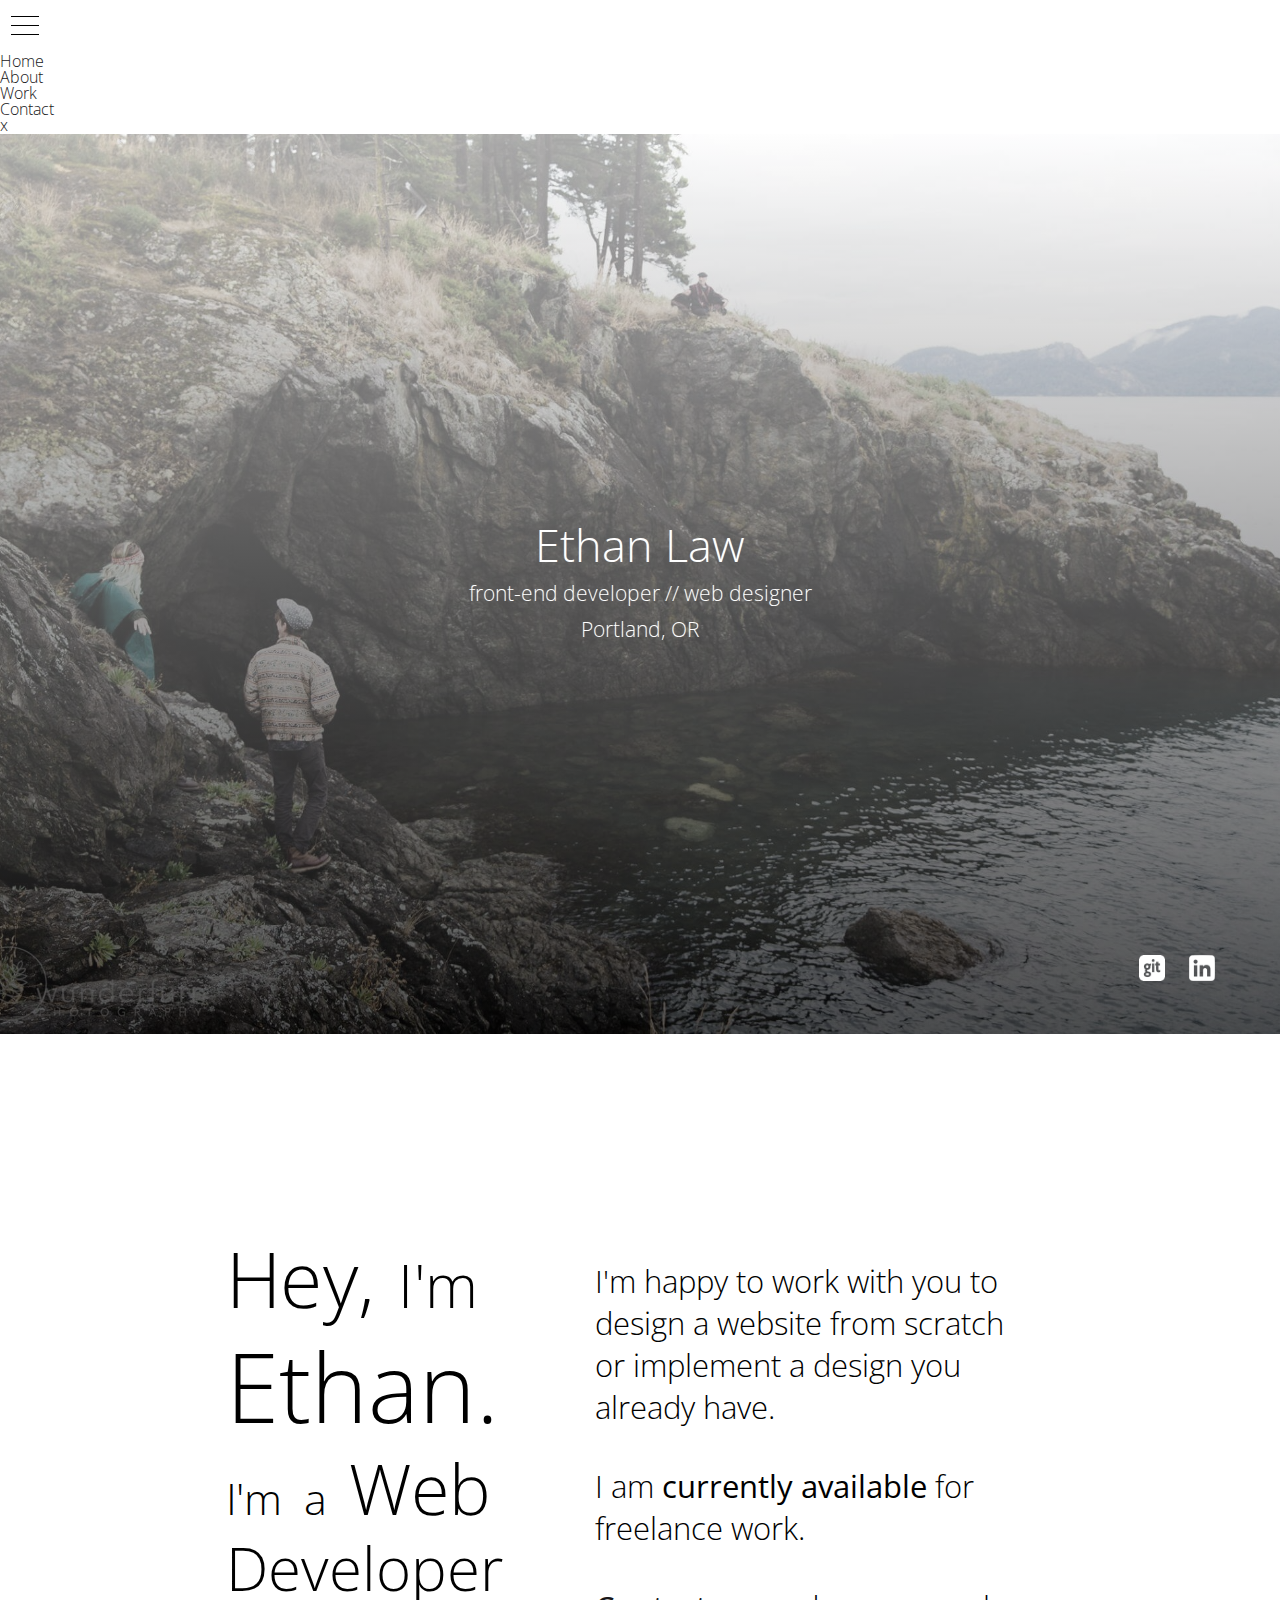
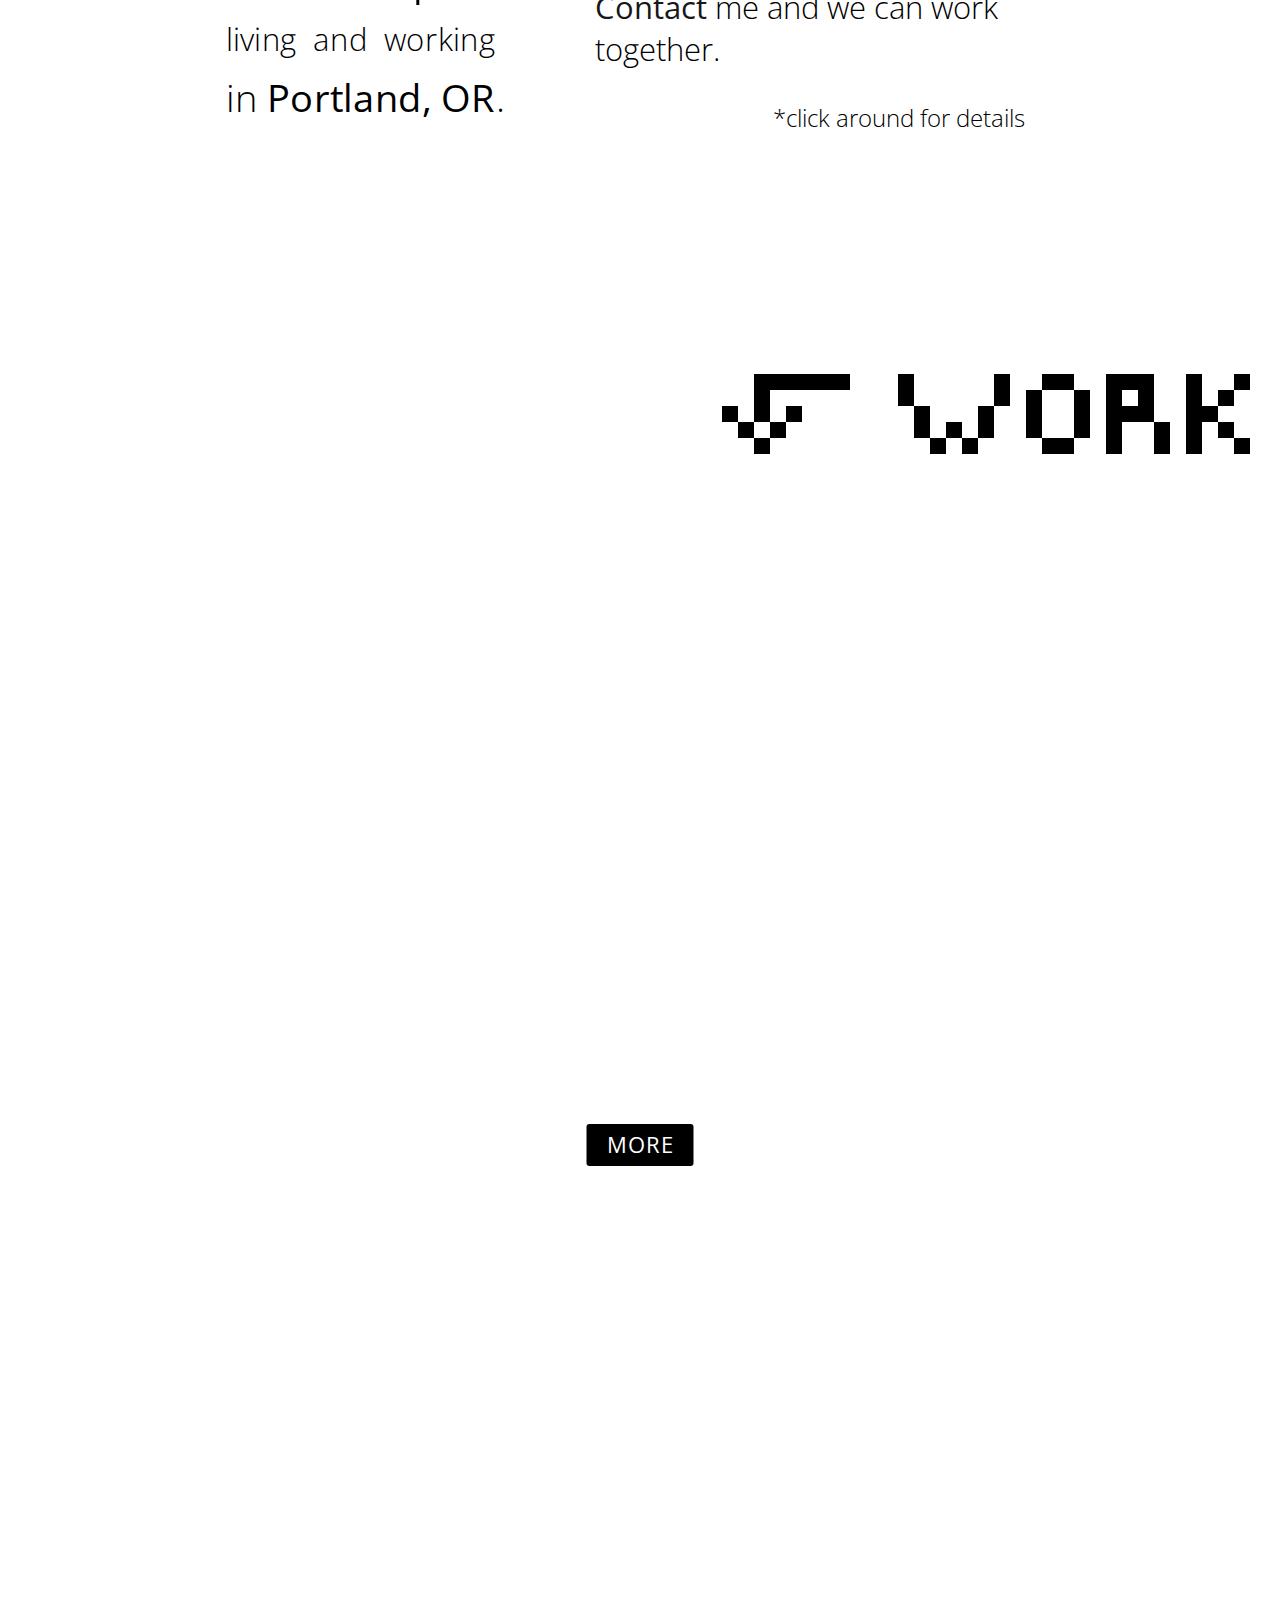
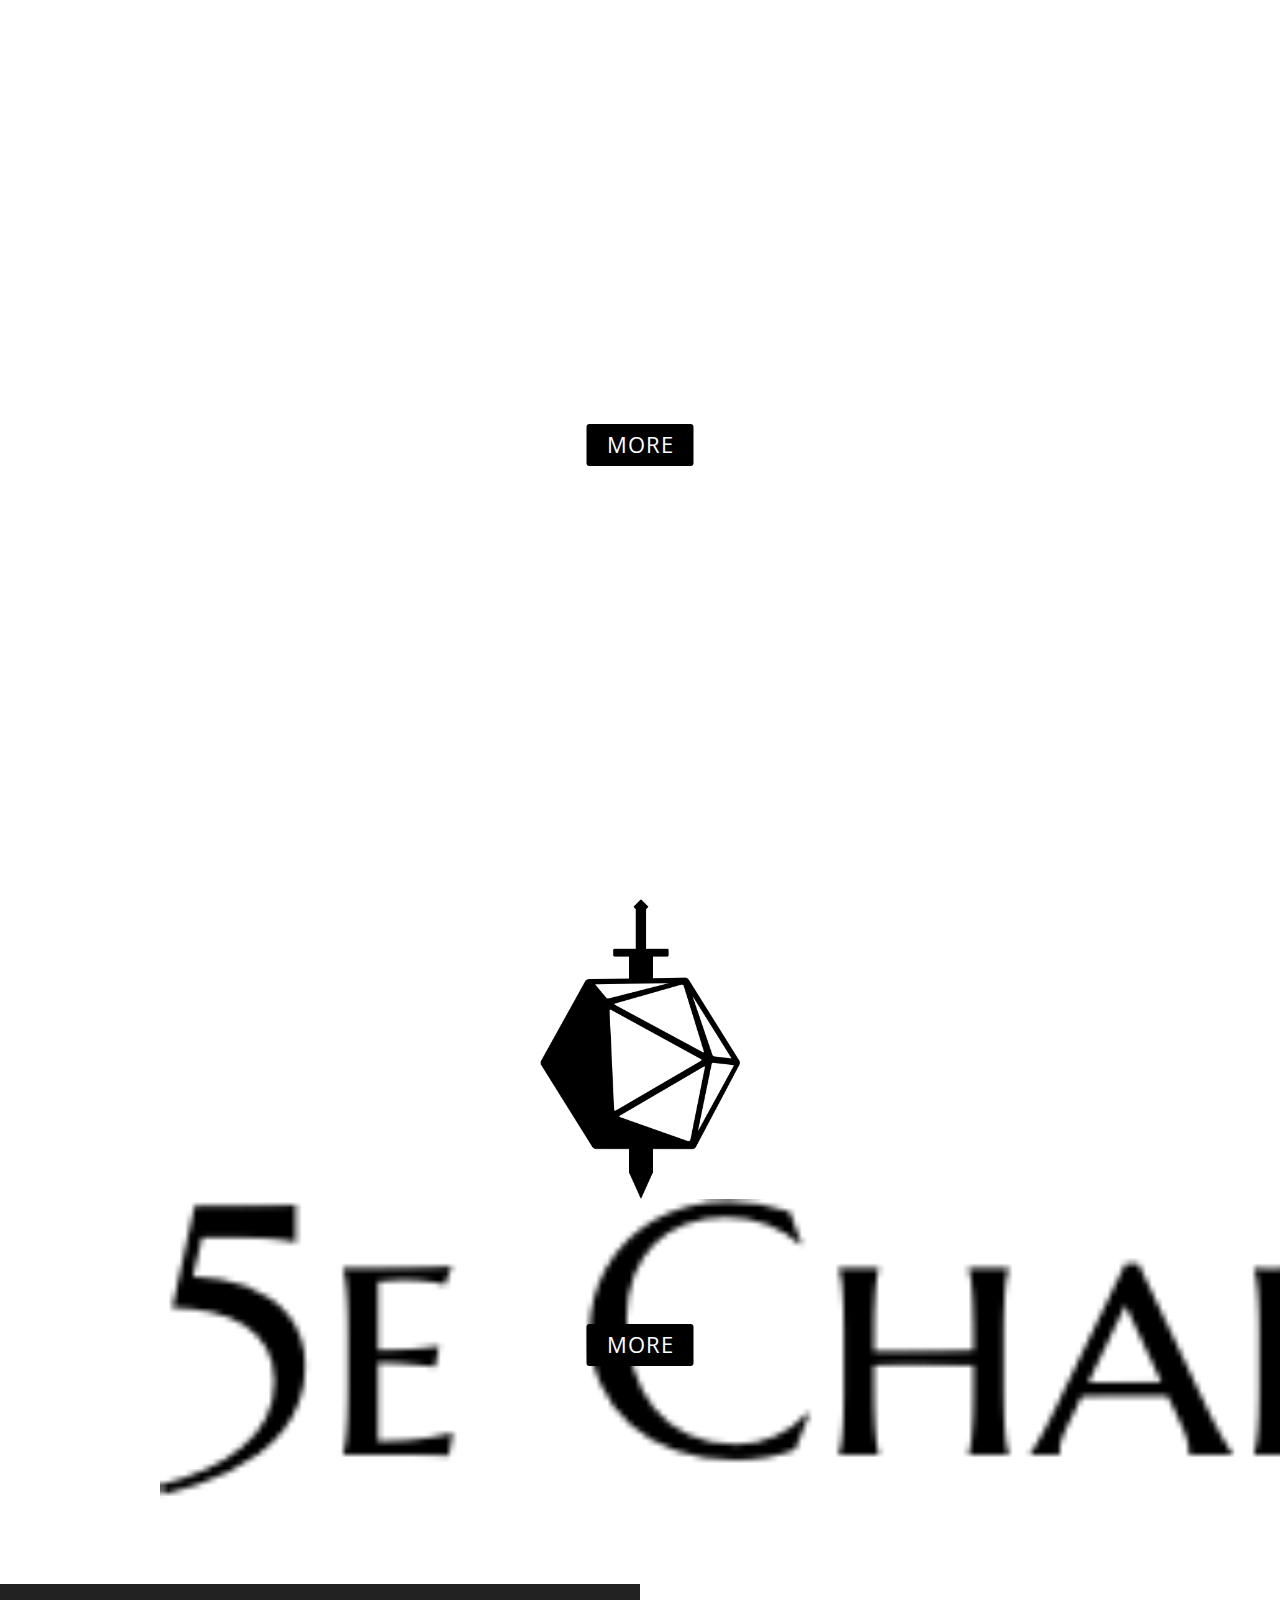
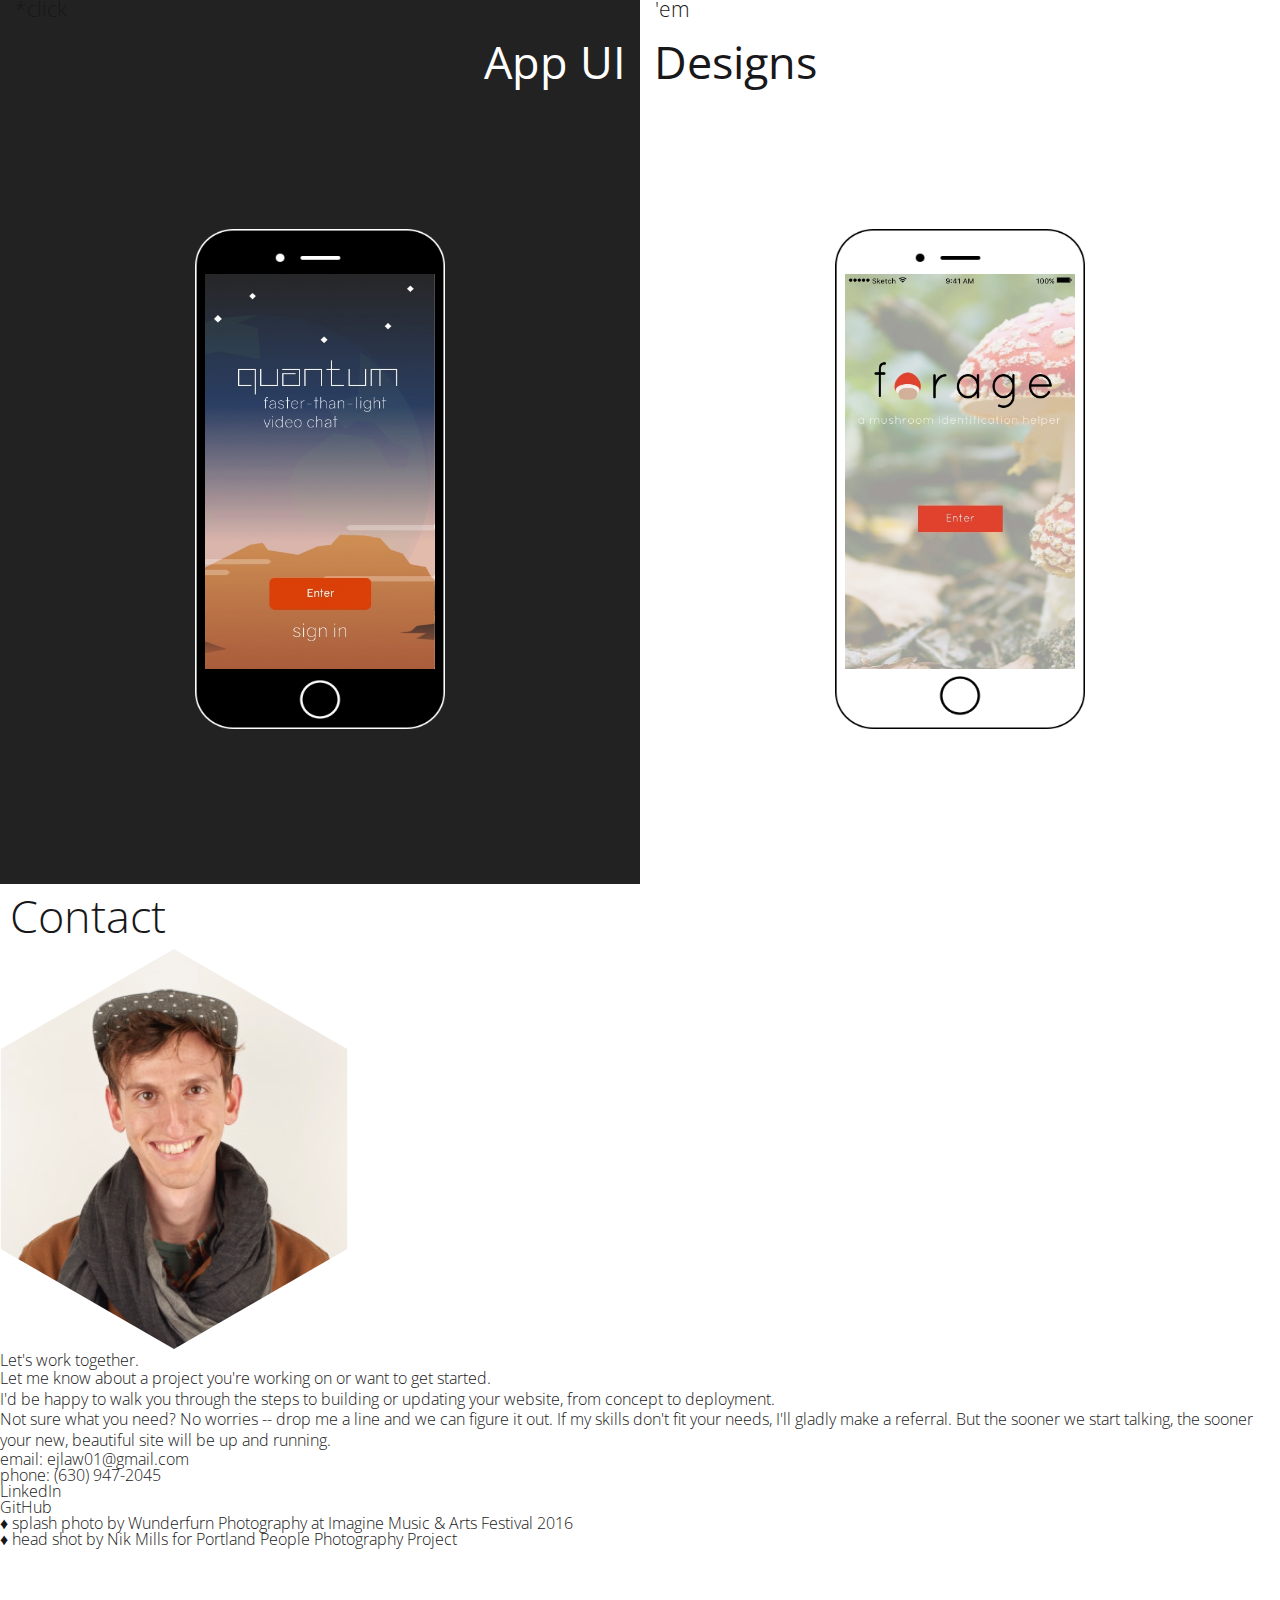
<file: portfolio/index.html>
<!DOCTYPE html>
<html>
  <head>
    <meta charset="utf-8">
    <meta name="viewport" content="width=device-width, initial-scale=1">
    <meta name="viewport" content="height=device-height, initial-scale=1">
    <link href="https://fonts.googleapis.com/css?family=Open+Sans:300,400,600" rel="stylesheet">
    <link rel="stylesheet" type="text/css" href="/css/main.css">
    <script src="js/jquery-3.1.1.min.js"></script>
    <script src="js/scripts.js"></script>
    <link rel="shortcut icon" type="image/x-icon" href="img/favicon.ico" sizes="16x16">
    <title>Ethan Law | Web Design &amp; Development</title>
  </head>
  <body>
    <div class="container" id="page">
      <img class="menu-burger menu-hidden" id="menu-burger" src="img/menu-burger.png" alt="menu button">
      <div class="menu">
        <ul>
          <li id="menu-home">
            <a class="scroll" href="#page">
              <span class="menu-text">Home</span>
            </a>
          </li>
          <li id="menu-about">
            <a class="scroll" href="#about-section">
              <span class="menu-text">About</span>
            </a>
          </li>
          <li id="menu-work">
            <a class="scroll" href="#work-section">
              <span class="menu-text">Work</span>
            </a>
          </li>
          <li id="menu-contact">
            <a class="scroll" href="#contact-section">
              <span class="menu-text">Contact</span>
            </a>
          </li>
        </ul>
        <a class="menu-close">x</a>
      </div>
      <div class="landing section" id="landing-section">
        <div class="title">
          <h1>Ethan Law</h1>
          <div class="title-detail">
            <h3>front-end developer // web designer</h3>
            <h3>Portland, OR</h3>
          </div>
        </div>
        <div class="social">
          <a href="https://github.com/ejlaw01" target="_blank">
            <img src="img/github-icon-light.png" alt="github profile">
          </a>
          <a href="https://www.linkedin.com/in/ethan-law" target="_blank">
            <img src="img/linkedin-icon-light.png" alt="linkedin profile">
          </a>
        </div>
      </div>
      <div class="about-wrapper section" id="about-section">
        <div class="about">
          <div class="about-left">
            <div>
              <h3 id="hey-im-ethan">
                <span class="font-lg">Hey,&nbsp;</span>
                <span class="font-med">I'm</span><br>
                <span class="font-xl">Ethan.</span>
              </h3>
            </div>
            <h3 id="web-developer">
              <span class="font-sm">I'm &nbsp;a</span>
              <span class="font-med"><span id="web">&nbsp;Web</span><br>Developer</span>
            </h3>
            <h3 id="portland-or">
              <span class="font-xs">living&nbsp; and&nbsp; working</span><br><span class="font-sm" id="pdx">in <span class="bold">Portland, OR</span>.</span>
            </h3>
          </div>
          <div class="about-right">
            <div class="initial-text">
              <h4>
                I'm happy to work with you to design a website from scratch or implement a design you already have.
              </h4>
              <h4>
                I am <span class="bold">currently available</span> for freelance work.
              </h4>
              <h4>
                <a class="bold scroll" href="#contact-section">
                  Contact
                </a>
                me and we can work together.
              </h4>
              <h5>*click around for details</h5>
            </div>
            <div class="about-detail" id="ethan-detail">
              <img src="img/me-pie-chart.png" alt="50% optimism, 40% code skills, 10% pizza">
            </div>
            <div class="about-detail" id="dev-detail">
              <img src="img/dev-function.png" alt="web dev function">
            </div>
          </div>
        </div>
        <div class="pdx-rider">
          <img src="img/pdx-rider.png" alt="naked bike rider">
        </div>
      </div>
      <div class="work-header">
        <a href="#work-section" class="scroll">
          <img src="img/work-below.png" alt="work below">
        </a>
      </div>
      <div class="section" id="work-section">
        <div class="vNav">
          <ul>
            <li>
              <a class="active" href="#dark-sky-section">
                <div class="label"></div>
              </a>
            </li>
            <li>
              <a href="#cold-brew-section">
                <div class="label"></div>
              </a>
            </li>
            <li>
              <a href="#character-generator-section">
                <div class="label"></div>
              </a>
            </li>
            <li>
              <a href="#apps-section">
                <div class="label"></div>
              </a>
            </li>
          </ul>
        </div>
        <div class="project-wrapper par" id="dark-sky-section">
          <div class="project-title" id="dark-sky-title">
            <img class="project-logo" src="img/dark-sky-logo-light.png" alt="telescope">
            <img class="project-name" src="img/dark-sky-title.png" alt="Dark Sky Finder">
            <a class="more" id="dark-sky-more">MORE</a>
          </div>
          <div class="info-wrapper" id="dark-sky-info">
            <a class="close" id="dark-sky-info-close">x</a>
            <div class="project-info">
              <h2>Dark Sky Finder</h2>
              <div class="project-content">
                <div class="project-text">
                  <p>This is a prototype for a website that helps users plan stargazing outings and connect with other amateur astronomers.</p>
                  <p>I designed all aspects of the site, using Sketch for wireframing and asset creation, and InVision for the interactive prototype.</p>
                  <p> Includes UI for light pollution map, weather, planetary rise and set times, and social aspects.</p>
                  <a class="underline" href="https://invis.io/3B8PRB4S6#/191302520_Desktop_HD" target="_blank">
                    Interactive Prototype
                  </a>
                  <br>
                  <a class="underline" href="https://invis.io/3B8PRB4S6#/193217291_Case_Study" target="_blank">
                    Design Case Study
                  </a>
                </div>
              </div>
            </div>
          </div>
        </div>
        <div class="project-wrapper par" id="cold-brew-section">
          <div class="project-title" id="cold-brew-title">
            <a class="more" id="cold-brew-more">MORE</a>
          </div>
          <div class="info-wrapper odd" id="cold-brew-info">
            <a class="close" id="cold-brew-info-close">x</a>
            <div class="project-info">
              <h2>Ethan's Cold-Brewed<br>Yerba Mate</h2>
              <div class="project-content">
                <div class="project-text">
                  <p>I created this mock product page for a yerba mate beverage I would like to one day see on the market.</p>
                  <p>I designed and coded the site, wrote the copy and created the logo. Languages used are HTML, CSS w/ Sass &amp; Bourbon, and Javascript w/ jQuery.</p>
                  <a class="underline" href="https://ejlaw01.github.io/cold-brew-mate/" target="_blank">
                    Live Webpage
                  </a>
                  <br>
                  <a class="underline" href="https://github.com/ejlaw01/cold-brew-mate" target="_blank">
                    GitHub Repository
                  </a>
                </div>
              </div>
            </div>
          </div>
        </div>
        <div class="project-wrapper par light" id="character-generator-section">
          <div class="project-title" id="character-generator-title">
            <img class="project-logo" src="img/5e-cg-logo.png" alt="d20">

            <img class="project-name" src="img/5e-cg-title.png" alt="5E Character Generator">
            <a class="more" id="character-generator-more">MORE</a>
          </div>
          <div class="info-wrapper" id="character-generator-info">
            <a class="close" id="character-generator-info-close">x</a>
            <div class="project-info">
              <div class="project-content">
                <div class="project-text">
                  <h2>5e Character Generator</h2>
                  <p>This web app does the heavy lifting for users in creating a level 1 player character in a tabletop role-playing game like Dungeons &amp; Dragons.</p>
                  <p>I wrote much of the business logic and UI logic, created the logo, and made the page mobile responsive. I'm currently working on supporting more classes and printing stats directly onto a character sheet.</p>
                  <a class="underline" href="https://newkirks.github.io/Character-Generator" target="_blank">
                    Live Webpage
                  </a>
                  <br>
                  <a class="underline" href="https://github.com/NewkirkS/Character-Generator" target="_blank">
                    GitHub Repository
                  </a>
                </div>
                <div class="images-wrapper">
                </div>
              </div>
            </div>
          </div>
        </div>
        <div class="app-designs par" id="apps-section">
          <div class="apps-right">
            <h1><span class="hide">App UI</span>&nbsp;Designs</h1>
            <h3><span class="hide">*click</span> 'em</h3>
            <div class="design-wrapper" id="forage">
              <img class="phone-frame" src="img/phone-frame-white.png" alt="white phone frame">
              <div class="screens-wrapper" id="forage-screens">
                <img id="forage-screen-1" src="img/forage app screens/forage-home.jpg" alt="forage home screen">
                <img id="forage-screen-2" src="img/forage app screens/forage-nav.jpg" alt="forage nav screen">
                <img id="forage-screen-3" src="img/forage app screens/forage-browse.jpg" alt="forage browse screen">
                <img id="forage-screen-4" src="img/forage app screens/forage-post.jpg" alt="forage post screen">
                <img id="forage-screen-5" src="img/forage app screens/forage-recipe.jpg" alt="forage recipe screen">
              </div>
            </div>
          </div>
          <div class="apps-left">
            <h1>App UI&nbsp;</h1>
            <h3>*click</h3>
            <div class="design-wrapper" id="quantum">
              <img class="phone-frame" src="img/phone-frame-black.png" alt="black phone frame">
              <div class="screens-wrapper" id="quantum-screens">
                <img id="quantum-screen-1" src="img/quantum app screens/quantum-home.jpg" alt="quantum home screen">
                <img id="quantum-screen-2" src="img/quantum app screens/quantum-nav.jpg" alt="quantum nav screen">
                <img id="quantum-screen-3" src="img/quantum app screens/quantum-profile.jpg" alt="quantum profile screen">
                <img id="quantum-screen-4" src="img/quantum app screens/quantum-conversation.jpg" alt="quantum conversation screen">
                <img id="quantum-screen-5" src="img/quantum app screens/quantum-calendar.jpg" alt="quantum calendar screen">
              </div>
            </div>
          </div>
        </div>
      </div>
      <div class="footer section" id="contact-section">
        <div class="footer-right">
          <h1>Contact</h1>
        </div>
        <div class="footer-center">
          <img src="img/prof-hex.png" alt="picture of me, the developer">
        </div>
        <div class="footer-left">
          <div class="contact-text">
            <h5>Let's work together.</h5>
            <p>Let me know about a project you're working on or want to get started.</p>
            <p>I'd be happy to walk you through the steps to building or updating your website, from concept to deployment.</p>
            <p>Not sure what you need? No worries -- drop me a line and we can figure it out. If my skills don't fit your needs, I'll gladly make a referral. But the sooner we start talking, the sooner your new, beautiful site will be up and running.</p>
            <h6>email:
              <a href="mailto:ejlaw01@gmail.com">ejlaw01@gmail.com</a>
            </h6>
            <h6>phone: (630) 947-2045</h6>
            <h6 class="footer-link">
              <a href="https://www.linkedin.com/in/ethan-law" target="_blank">
                LinkedIn
              </a>
            </h6>
            <h6 class="footer-link">
              <a href="https://github.com/ejlaw01" target="_blank">
                GitHub
              </a>
            </h6>
            <div class="credits">
              <h4>&diams; splash photo by
                <a target="_blank" href="https://www.facebook.com/WunderfurnPhotography/">Wunderfurn Photography</a>
                at
                <a target="_blank" href="http://imagineorcasisland.com">Imagine Music &amp; Arts Festival</a>
                2016
              </h4>
              <h4>&diams; head shot by
                <a target="_blank" href="http://www.nikmills.com">Nik Mills</a>
                for
                <a target="_blank" href="http://www.nikmills.com/about/">Portland People Photography Project</a>
              </h4>
            </div>
          </div>
          <img src="img/personal-logo.png" alt="E L">
        </div>
      </div>
    </div>
  </body>
</html>
</file>
<file: css/main.css>
/* http://meyerweb.com/eric/tools/css/reset/
   v2.0 | 20110126
   License: none (public domain)
*/
html, body, div, span, applet, object, iframe,
h1, h2, h3, h4, h5, h6, p, blockquote, pre,
a, abbr, acronym, address, big, cite, code,
del, dfn, em, img, ins, kbd, q, s, samp,
small, strike, strong, sub, sup, tt, var,
b, u, i, center,
dl, dt, dd, ol, ul, li,
fieldset, form, label, legend,
table, caption, tbody, tfoot, thead, tr, th, td,
article, aside, canvas, details, embed,
figure, figcaption, footer, header, hgroup,
menu, nav, output, ruby, section, summary,
time, mark, audio, video {
  margin: 0;
  padding: 0;
  border: 0;
  font-size: 100%;
  font: inherit;
  vertical-align: baseline; }

/* HTML5 display-role reset for older browsers */
article, aside, details, figcaption, figure,
footer, header, hgroup, menu, nav, section {
  display: block; }

body {
  line-height: 1; }

ol, ul {
  list-style: none; }

blockquote, q {
  quotes: none; }

blockquote:before, blockquote:after,
q:before, q:after {
  content: '';
  content: none; }

table {
  border-collapse: collapse;
  border-spacing: 0; }

h1, h2, h3, h4, h5, h6, p, li, a {
  font-family: 'Open Sans', sans-serif; }

h1 {
  font-size: 2.8em;
  margin: 10px; }

h2 {
  text-align: center;
  font-size: 1.8em;
  line-height: 1.2em;
  padding: 20px; }

h3 {
  font-size: 1.3em;
  margin: 15px; }

p {
  line-height: 1.3em; }

a {
  font-size: 1em; }

html {
  height: 100%; }

body {
  height: 100%;
  box-sizing: border-box;
  background-color: #ffffff;
  color: #181719;
  font-weight: 300;
  overflow-x: hidden; }
  body::-webkit-scrollbar {
    display: none; }

a {
  text-decoration: none;
  color: #181719;
  cursor: pointer; }

.expand {
  transition: transform .5s ease-in; }
  .expand:hover {
    -webkit-transform: scale(1.15);
    -ms-transform: scale(1.15);
    transform: scale(1.15); }
  .expand:visited {
    text-decoration: none; }

.container {
  margin: 0 auto; }

.static-elements {
  display: none; }

.bold {
  font-weight: 400; }

.bolder {
  font-weight: 600; }

.show {
  display: block; }

.hide {
  display: none; }

.landing {
  height: 100vh;
  width: 100%;
  background: url("../img/about-imagine.jpg") center center no-repeat;
  -webkit-background-size: cover;
  -moz-background-size: cover;
  background-size: cover;
  -webkit-background-size: cover;
  -moz-background-size: cover;
  background-size: cover;
  -webkit-transform: translateZ(0);
  -webkit-filter: grayscale(0.5);
  filter: grayscale(0.5); }
  .landing::before {
    content: '';
    position: absolute;
    top: 0;
    bottom: 0;
    left: 0;
    right: 0;
    background: linear-gradient(to bottom, #ffffff, #000000);
    opacity: .65; }

.nav {
  position: relative; }
  .nav ul {
    list-style: none; }
    .nav ul li {
      float: left;
      padding: 20px 30px; }
      .nav ul li a {
        display: inline-block;
        transition: color .5s ease-in;
        color: white;
        font-weight: 400; }
        .nav ul li a:hover {
          color: black; }

.title {
  position: absolute;
  top: 50%;
  left: 50%;
  -webkit-transform: translate(-50%, -50%);
  -ms-transform: translate(-50%, -50%);
  transform: translate(-50%, -50%);
  width: 100%;
  text-align: center;
  color: white; }

.contact {
  display: none; }
  .contact a {
    color: white; }

.social {
  position: absolute;
  margin: 0 auto;
  bottom: 40px;
  right: 55px; }
  .social img {
    height: 26px;
    width: 26px;
    margin: 10px; }

.down-arrow {
  display: none;
  position: absolute;
  left: 50%;
  -webkit-transform: translate(-50%, 0);
  -ms-transform: translate(-50%, 0);
  transform: translate(-50%, 0);
  bottom: 40px;
  height: 50px;
  width: 70px; }
  .down-arrow a {
    display: block;
    height: 100%;
    width: 100%; }
  .down-arrow img {
    display: block;
    position: absolute;
    left: 50%;
    -webkit-transform: translateX(-50%);
    -ms-transform: translateX(-50%);
    transform: translateX(-50%);
    height: 50px; }

.work-header {
  position: relative;
  height: 150px;
  background: #ffffff; }
  .work-header img {
    position: absolute;
    bottom: 30px;
    right: 30px;
    height: 80px; }
    @media screen and (max-width: 720px) {
      .work-header img {
        height: 60px; } }
    @media screen and (max-width: 440px) {
      .work-header img {
        height: 40px; } }
    .work-header img:hover {
      cursor: pointer; }

.project-wrapper {
  position: relative;
  height: 100vh;
  width: 100vw;
  -webkit-transform: translateZ(0);
  -webkit-filter: grayscale(0.1);
  filter: grayscale(0.1); }
  .project-wrapper::before {
    content: '';
    position: absolute;
    top: 0;
    bottom: 0;
    left: 0;
    right: 0;
    background: #ffffff;
    opacity: .2; }

.project-title {
  position: absolute;
  top: 50%;
  left: 50%;
  -webkit-transform: translate(-50%, -50%);
  -ms-transform: translate(-50%, -50%);
  transform: translate(-50%, -50%);
  height: 470px;
  width: 75vw;
  -webkit-transition: left .8s ease-in-out, height .8s ease-in-out;
  transition: left .8s ease-in-out, height .8s ease-in-out; }
  .project-title img {
    position: relative;
    display: block;
    margin-left: auto;
    margin-right: auto;
    height: 300px; }
  .project-title svg {
    position: relative;
    margin: 35px auto;
    width: 100%; }
  .project-title a.more {
    position: absolute;
    left: 50%;
    -webkit-transform: translate(-50%, 0);
    -ms-transform: translate(-50%, 0);
    transform: translate(-50%, 0);
    top: 425px;
    border-radius: 3px;
    font-size: 1.4em;
    font-weight: 400;
    letter-spacing: 1px;
    text-align: center;
    padding: 10px 20px;
    color: white;
    background: black; }

.spin {
  height: 300px;
  left: 75%; }

.light::before {
  opacity: .4; }

.dark a {
  color: white;
  border: 2px solid white;
  background-color: rgba(0, 0, 0, 0.4); }

.info-wrapper {
  position: absolute;
  top: 0;
  left: 0;
  bottom: 0;
  height: 100vh;
  width: 50%;
  background: white;
  display: none; }
  @media screen and (max-width: 600px) {
    .info-wrapper {
      width: 100%; } }
  .info-wrapper a.close {
    position: absolute;
    top: 10px;
    right: -65px;
    margin: 10px;
    padding: 6px 10px;
    border: 2px solid #ffffff;
    border-radius: 4px;
    background-color: rgba(255, 255, 255, 0.6);
    color: #555555;
    font-weight: 400;
    cursor: pointer; }
    @media screen and (max-width: 600px) {
      .info-wrapper a.close {
        top: auto;
        right: 10px;
        top: 0px; } }

.odd {
  left: 50%; }
  .odd a.close {
    right: auto;
    left: -65px; }
  .odd .spin {
    left: 25%; }

.project-info {
  position: absolute;
  top: 50%;
  left: 50%;
  -webkit-transform: translate(-50%, -50%);
  -ms-transform: translate(-50%, -50%);
  transform: translate(-50%, -50%);
  width: 90%;
  color: black; }

.project-content {
  max-width: 550px; }
  .project-content h2 {
    padding: 0;
    margin: 40px 10%;
    margin-top: 0px;
    font-size: 2em;
    width: 80%; }
  .project-content p {
    width: 80%;
    margin: 20px 10%;
    font-size: 1.3em;
    margin-bottom: 35px; }
  .project-content a {
    display: inline-block;
    margin-left: 10%;
    margin-bottom: 35px;
    color: black;
    font-family: 'Open Sans', sans-serif;
    font-size: 1.3em;
    font-weight: 400; }
    .project-content a:hover {
      text-decoration: underline; }
  .project-content img {
    width: 90%;
    margin: 5%; }

#character-generator {
  background: url("../img/tiamet.jpg") center center no-repeat;
  -webkit-background-size: cover;
  -moz-background-size: cover;
  background-size: cover; }

#cold-brew {
  background: url("../img/mate-with-text.png") center center no-repeat;
  -webkit-background-size: cover;
  -moz-background-size: cover;
  background-size: cover; }
  #cold-brew .project-title a {
    color: #ffffff;
    background: #666666; }

#dark-sky {
  background: url("../img/dark-sky-hero-background.png") center center no-repeat;
  -webkit-background-size: cover;
  -moz-background-size: cover;
  background-size: cover; }
  #dark-sky a.more {
    color: black;
    background: white; }

.about-wrapper {
  position: relative;
  height: 100vh;
  width: 100%;
  background-color: #ffffff;
  -webkit-transform: translateZ(0);
  overflow-x: hidden; }

.about {
  position: absolute;
  top: 50%;
  left: 50%;
  -webkit-transform: translate(-50%, -50%);
  -ms-transform: translate(-50%, -50%);
  transform: translate(-50%, -50%);
  width: 1100px;
  color: #000000; }

.about-left {
  float: left;
  margin-left: 70px;
  margin-right: 100px; }
  .about-left h3 {
    margin: 0;
    text-align: justify; }
  .about-left img {
    height: 100%;
    width: auto; }

.about-right {
  position: relative;
  float: left;
  height: 100%;
  width: 550px;
  margin-top: 1.5em;
  overflow: visible; }
  .about-right h4 {
    line-height: normal;
    font-size: 28pt;
    margin-bottom: 1.2em; }
  .about-right h5 {
    font-size: 18pt;
    text-align: right;
    margin-right: 10px; }
  .about-right .message-me {
    position: absolute;
    right: 200px;
    bottom: -40px;
    height: 60px;
    width: 170px;
    border: 2px solid #D89962;
    border-radius: 5px;
    font-size: 1.5em;
    line-height: 60px;
    text-align: center; }
  .about-right .about-detail {
    display: none;
    position: absolute;
    top: 0;
    bottom: 0;
    left: 0;
    right: 0;
    background: white; }
    .about-right .about-detail img {
      position: absolute;
      height: 100%;
      top: 50%;
      -webkit-transform: translate(0, -50%);
      -ms-transform: translate(0, -50%);
      transform: translate(0, -50%); }

.pdx-rider {
  position: absolute;
  bottom: 10vh;
  right: -65px;
  -webkit-transition: transform 3s linear;
  transition: transform 3s linear; }

.ride {
  transform: translateX(-150vw); }

@media screen and (max-width: 1500px) {
  .about {
    width: 1000px; }

  .about-left {
    -webkit-transform: scale(0.9);
    -ms-transform: scale(0.9);
    transform: scale(0.9);
    margin-right: 75px; }

  .about-right {
    margin-top: 50px;
    width: 440px; }
    .about-right h4 {
      font-size: 23pt; } }
@media screen and (max-width: 1200px) {
  .about {
    width: 950px; }

  .about-left {
    -webkit-transform: scale(0.8);
    -ms-transform: scale(0.8);
    transform: scale(0.8);
    margin-right: 70px; }

  .about-right {
    margin-top: 70px;
    width: 400px; }
    .about-right h4 {
      font-size: 20pt; } }
@media screen and (max-width: 800px) {
  .about-wrapper {
    height: 1100px; }

  .about {
    position: absolute;
    left: 50%;
    -webkit-transform: translate(-50%, 0);
    -ms-transform: translate(-50%, 0);
    transform: translate(-50%, 0);
    top: 30px;
    width: 350px; }

  .about-left {
    float: none;
    position: relative;
    top: 50px;
    left: 25px;
    -webkit-transform: scale(1);
    -ms-transform: scale(1);
    transform: scale(1);
    margin: 0 auto; }

  .about-right {
    float: none;
    position: relative;
    top: 20px;
    left: 25px;
    width: 330px; }
    .about-right h4 {
      font-size: 20pt; }
    .about-right h5 {
      display: none; } }
@media screen and (max-width: 350px) {
  .about {
    width: 100vw; }

  .about-left, .about-right {
    left: 5px;
    width: 100vw; }

  .down-arrow {
    display: none; } }
#hey-im-ethan {
  line-height: 4.5em;
  cursor: pointer; }

#web-developer {
  line-height: 3.2em;
  cursor: pointer; }

#portland-or {
  line-height: 2.8em;
  cursor: pointer; }

#web {
  font-size: 58pt; }

#pdx {
  font-size: 32pt; }

.font-xl {
  font-size: 80pt; }

.font-lg {
  font-size: 64pt; }

.font-med {
  font-size: 50pt; }

.font-sm {
  font-size: 36pt; }

.font-xs {
  font-size: 26pt; }

.app-designs {
  position: relative;
  height: 100vh;
  width: 100%;
  background-color: #ffffff;
  -webkit-transform: translateZ(0); }
  .app-designs h1 {
    font-weight: 400;
    margin: 2px; }

.apps-left {
  position: absolute;
  left: 0;
  height: 100%;
  width: 50%;
  background-color: #222222; }
  .apps-left h1 {
    position: absolute;
    top: 6%;
    right: 0;
    color: white; }

.apps-right {
  position: absolute;
  right: 0;
  height: 100%;
  width: 50%;
  background-color: #ffffff; }
  .apps-right h1 {
    position: absolute;
    top: 6%;
    left: 0; }

.design-wrapper {
  position: absolute;
  top: 50%;
  left: 50%;
  -webkit-transform: translate(-50%, -50%);
  -ms-transform: translate(-50%, -50%);
  transform: translate(-50%, -50%);
  top: 55%;
  height: 500px;
  width: 250px; }
  .design-wrapper img.phone-frame {
    height: 100%;
    width: 100%; }
  .design-wrapper .screens-wrapper {
    position: absolute;
    top: 45px;
    left: 10px;
    right: 10px;
    bottom: 60px; }
    .design-wrapper .screens-wrapper img {
      position: absolute;
      top: 0;
      left: 0;
      height: 100%;
      width: 100%;
      display: none; }
      .design-wrapper .screens-wrapper img:first-child {
        display: block; }
    .design-wrapper .screens-wrapper:hover {
      cursor: pointer; }

@media screen and (max-height: 650px) {
  .design-wrapper {
    height: 400px;
    width: 200px; } }
@media screen and (max-height: 500px) {
  .app-designs .apps-right h1, .app-designs .apps-left h1 {
    font-size: 24pt; } }
@media screen and (max-width: 650px) {
  .app-designs {
    height: 200vh; }

  .apps-left {
    position: relative;
    height: 50%;
    width: 100%; }
    .apps-left h1 {
      display: none; }

  .apps-right {
    position: relative;
    height: 50%;
    width: 100%; }
    .apps-right h1 {
      position: relative;
      display: block;
      text-align: center;
      top: 0;
      margin: 25px auto; }
    .apps-right h1 span.hide {
      display: inline-block; }

  .design-wrapper {
    top: 52%; } }
@media screen and (max-width: 350px) {
  .apps-right h1 {
    font-size: 28pt; } }

/*# sourceMappingURL=main.css.map */
</file>
